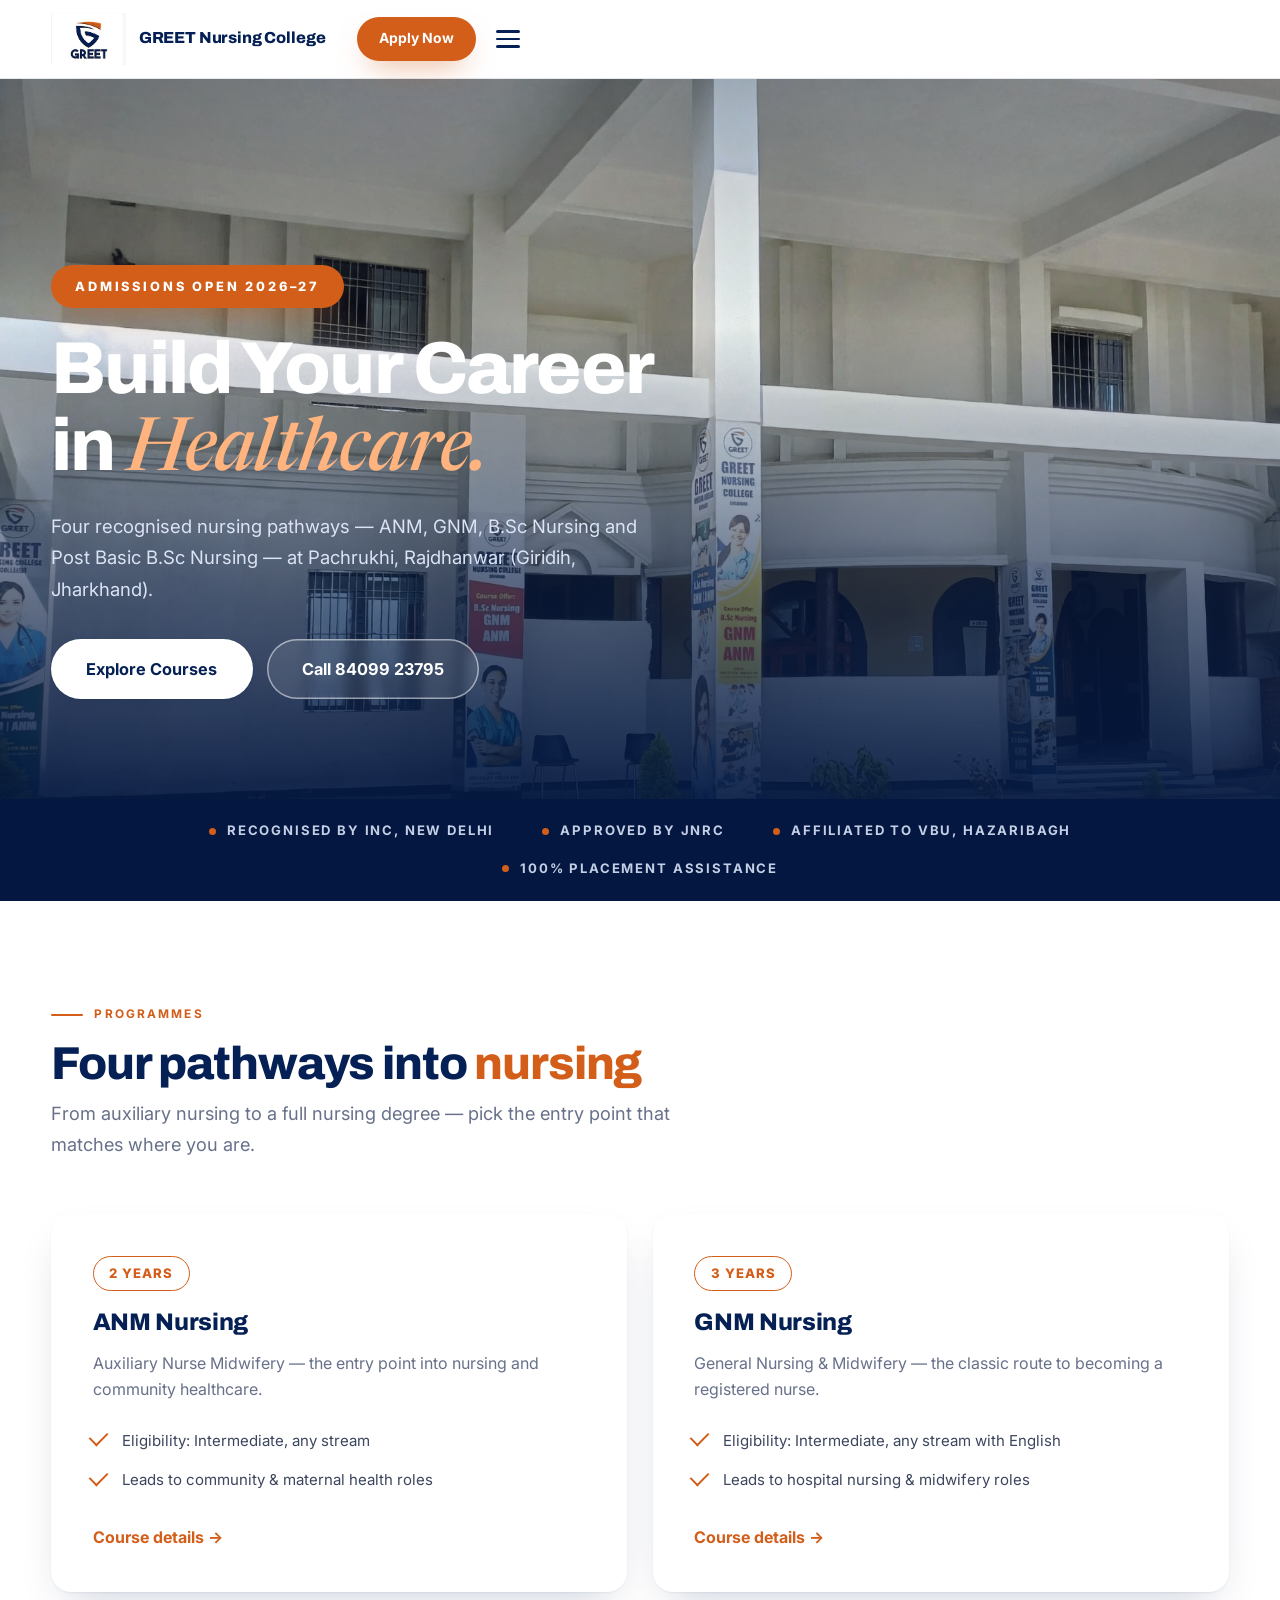
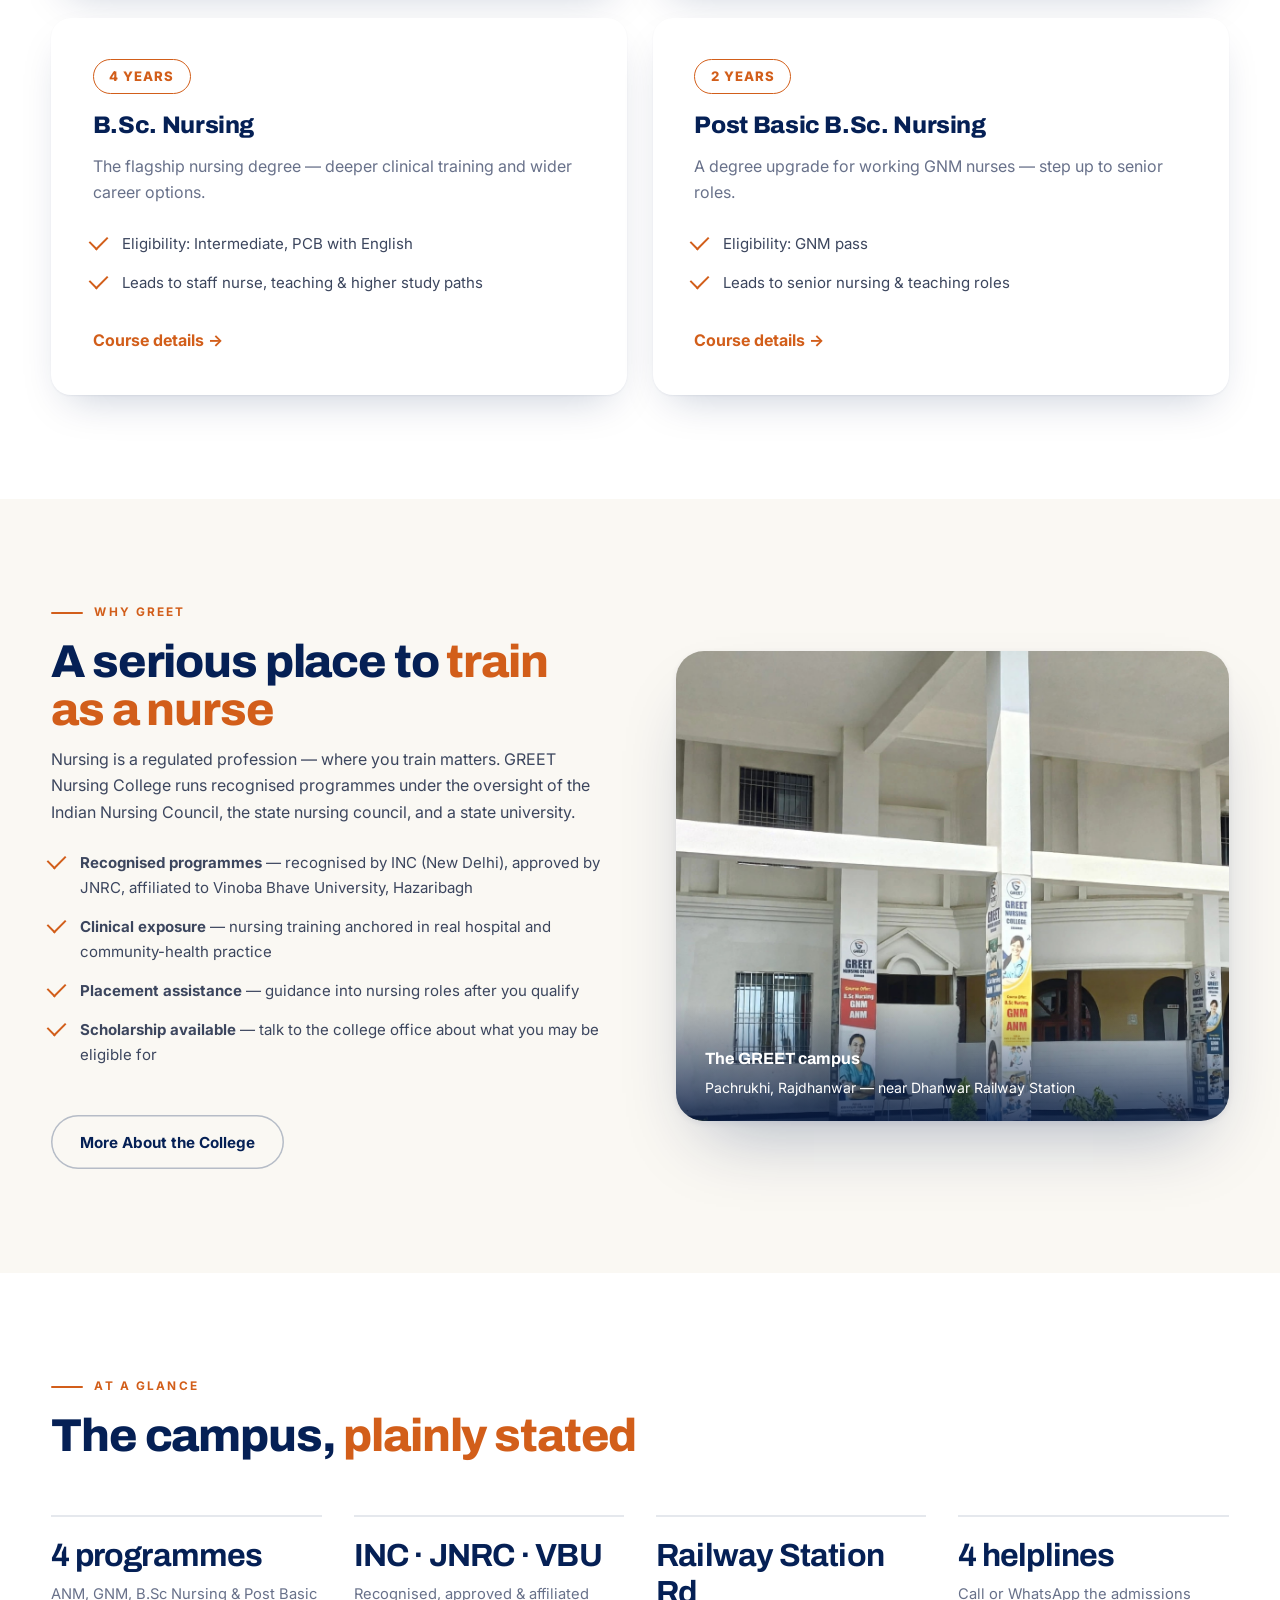
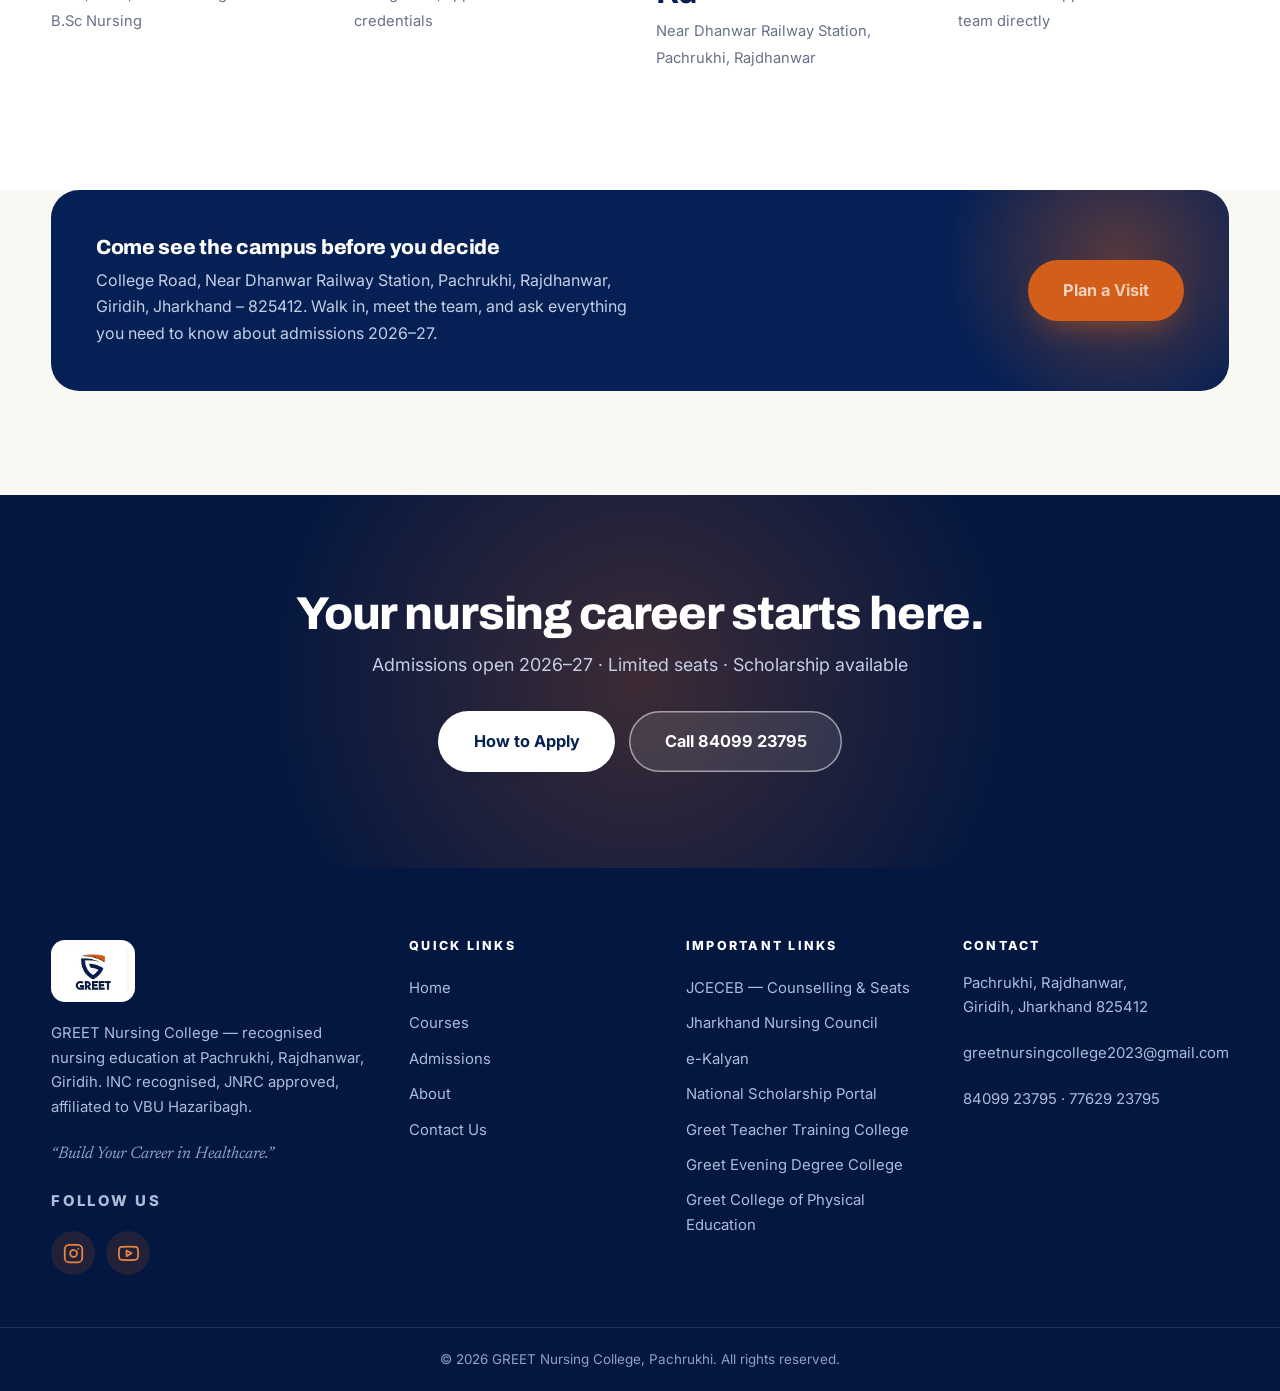
<file: index.html>
<!DOCTYPE html>
<!-- SITE_URL: https://www.greetnursingcollege.in/ -->
<!-- To switch to the custom domain later, replace the SITE_URL above (and in the other
     pages + js/app.js) with https://greetnursingcollege.in/ and update canonical/OG URLs. -->
<html lang="en">
<head>
<!-- Google tag (gtag.js) -->
<script async src="https://www.googletagmanager.com/gtag/js?id=G-C9QHNK2TC3"></script>
<script>
  window.dataLayer = window.dataLayer || [];
  function gtag(){dataLayer.push(arguments);}
  gtag('js', new Date());
  gtag('config', 'G-C9QHNK2TC3');
</script>

<meta charset="UTF-8">
<meta name="viewport" content="width=device-width, initial-scale=1, viewport-fit=cover">
<meta name="theme-color" content="#ffffff">
<title>GREET Nursing College | ANM, GNM &amp; B.Sc Nursing in Giridih, Jharkhand</title>
<meta name="description" content="GREET Nursing College, Pachrukhi (Rajdhanwar, Giridih) — ANM, GNM, B.Sc Nursing and Post Basic B.Sc Nursing. Recognised by INC New Delhi, approved by JNRC, affiliated to VBU Hazaribagh. Admissions open 2026–27.">
<link rel="canonical" href="https://www.greetnursingcollege.in/">
<meta name="robots" content="index, follow, max-image-preview:large">
<meta name="geo.region" content="IN-JH">
<meta name="geo.placename" content="Rajdhanwar, Giridih, Jharkhand">
<meta name="ICBM" content="24.419503, 85.964501">
<meta property="og:type" content="website">
<meta property="og:site_name" content="GREET Nursing College">
<meta property="og:title" content="GREET Nursing College | ANM, GNM &amp; B.Sc Nursing in Giridih, Jharkhand">
<meta property="og:description" content="Recognised by INC New Delhi, approved by JNRC, affiliated to VBU Hazaribagh. Four nursing pathways at Pachrukhi, Rajdhanwar (Giridih, Jharkhand). Admissions open 2026–27.">
<meta property="og:url" content="https://www.greetnursingcollege.in/">
<meta property="og:image" content="https://www.greetnursingcollege.in/images/logo.png">
<meta property="og:locale" content="en_IN">
<meta name="twitter:card" content="summary_large_image">
<meta name="twitter:title" content="GREET Nursing College | ANM, GNM &amp; B.Sc Nursing in Giridih, Jharkhand">
<meta name="twitter:description" content="INC-recognised nursing college at Pachrukhi, Rajdhanwar (Giridih, Jharkhand) — ANM, GNM, B.Sc Nursing and Post Basic B.Sc Nursing.">
<meta name="twitter:image" content="https://www.greetnursingcollege.in/images/logo.png">
<script type="application/ld+json">
{
  "@context": "https://schema.org",
  "@type": "CollegeOrUniversity",
  "name": "GREET Nursing College",
  "alternateName": ["GREET Nursing College, Rajdhanwar", "GREET Group of Institutions — Nursing"],
  "url": "https://www.greetnursingcollege.in/",
  "sameAs": [
    "https://www.instagram.com/greet.0fficial",
    "https://www.youtube.com/@greetteachertrainingcolleg1295"
  ],
  "logo": "https://www.greetnursingcollege.in/images/logo.png",
  "image": "https://www.greetnursingcollege.in/images/logo.png",
  "description": "GREET Nursing College at Pachrukhi, Rajdhanwar (Giridih, Jharkhand) offering ANM, GNM, B.Sc Nursing and Post Basic B.Sc Nursing — recognised by the Indian Nursing Council (New Delhi), approved by JNRC, and affiliated to Vinoba Bhave University, Hazaribagh.",
  "address": {
    "@type": "PostalAddress",
    "streetAddress": "College Road, Near Dhanwar Railway Station, Pachrukhi, Rajdhanwar",
    "addressLocality": "Rajdhanwar",
    "addressRegion": "Jharkhand",
    "postalCode": "825412",
    "addressCountry": "IN"
  },
  "geo": { "@type": "GeoCoordinates", "latitude": 24.419503, "longitude": 85.964501 },
  "telephone": "+91-8409923795",
  "email": "greetnursingcollege2023@gmail.com",
  "areaServed": [
    { "@type": "City", "name": "Rajdhanwar" },
    { "@type": "City", "name": "Giridih" },
    { "@type": "AdministrativeArea", "name": "Jharkhand" }
  ]
}
</script>
<link rel="preconnect" href="https://fonts.googleapis.com">
<link rel="preconnect" href="https://fonts.gstatic.com" crossorigin>
<link href="https://fonts.googleapis.com/css2?family=Archivo:wght@500;600;700;800&family=Inter:wght@400;500;600;700&family=Newsreader:ital,opsz,wght@1,6..72,500;1,6..72,600&display=swap" rel="stylesheet">
<link rel="stylesheet" href="css/styles.css?v=1">
<link rel="icon" type="image/png" sizes="288x288" href="images/favicon.png">
  <link rel="shortcut icon" type="image/x-icon" href="favicon.ico">
  <link rel="apple-touch-icon" href="images/favicon.png">
</head>
<body>

<header class="site-header" id="siteHeader">
  <div class="wrap header-inner">
    <a href="index.html" class="brand" aria-label="GREET Nursing College — home">
      <img src="images/logo.png" alt="GREET logo" class="brand-logo">
      <span class="brand-text">
        <strong>GREET Nursing College</strong>
        <small>GREET Group of Institutions · Pachrukhi, Giridih</small>
      </span>
    </a>
    <nav class="navbar" id="mainNav" aria-label="Primary">
      <div class="navbar-inner">
        <a href="index.html" class="active">Home</a>
        <a href="courses.html">Courses</a>
        <a href="admissions.html">Admissions</a>
        <a href="about.html">About</a>
        <a href="contact.html">Contact Us</a>
        <div class="nav-drop">
          <button class="nav-drop-btn" aria-expanded="false" aria-haspopup="true">Our Institutions
            <svg viewBox="0 0 24 24" width="12" height="12" fill="none" stroke="currentColor" stroke-width="2.4"><path d="m6 9 6 6 6-6"/></svg></button>
          <div class="nav-drop-menu">
            <a href="https://greetteachertrainingcollege.in/" target="_blank" rel="noopener">Greet Teacher Training College
              <svg viewBox="0 0 24 24" width="11" height="11" fill="none" stroke="currentColor" stroke-width="2.4"><path d="M7 17 17 7M7 7h10v10"/></svg></a>
            <a href="https://www.greeteveningdegreecollege.in/" target="_blank" rel="noopener">Greet Evening Degree College
              <svg viewBox="0 0 24 24" width="11" height="11" fill="none" stroke="currentColor" stroke-width="2.4"><path d="M7 17 17 7M7 7h10v10"/></svg></a>
            <a href="https://www.greetcollegeofphysicaleducation.com/" target="_blank" rel="noopener">Greet College of Physical Education
              <svg viewBox="0 0 24 24" width="11" height="11" fill="none" stroke="currentColor" stroke-width="2.4"><path d="M7 17 17 7M7 7h10v10"/></svg></a>
          </div>
        </div>
        <div class="nav-portals">
          <p>Counselling Portals</p>
          <a href="https://jceceb.jharkhand.gov.in/Default.aspx" target="_blank" rel="noopener"><span>JCECEB — Counselling &amp; Seats</span><svg viewBox="0 0 24 24" width="13" height="13" fill="none" stroke="currentColor" stroke-width="2.4" aria-hidden="true"><path d="M7 17 17 7M7 7h10v10"/></svg></a>
          <a href="https://jnrcranchi.com/institution" target="_blank" rel="noopener"><span>Jharkhand Nursing Council</span><svg viewBox="0 0 24 24" width="13" height="13" fill="none" stroke="currentColor" stroke-width="2.4" aria-hidden="true"><path d="M7 17 17 7M7 7h10v10"/></svg></a>
        </div>
      </div>
    </nav>
    <div class="header-actions">
      <a href="admissions.html" class="btn btn-primary btn-sm">Apply Now</a>
      <button class="menu-toggle" id="menuToggle" aria-label="Open menu" aria-expanded="false">
        <span></span><span></span><span></span>
      </button>
    </div>
  </div>
</header>

<main>
  <!-- ============ HERO ============ -->
  <section class="hero-photo" aria-label="Admissions open">
    <div class="hero-photo-bg">
      <img src="images/campus.jpg" alt="The GREET campus building at Pachrukhi, Rajdhanwar">
    </div>
    <div class="wrap hero-photo-inner">
      <span class="pill">Admissions Open 2026–27</span>
      <h1>Build Your Career in <span class="accent-serif">Healthcare.</span></h1>
      <p class="hero-sub">Four recognised nursing pathways — ANM, GNM, B.Sc Nursing and Post Basic B.Sc Nursing — at Pachrukhi, Rajdhanwar (Giridih, Jharkhand).</p>
      <div class="hero-ctas">
        <a href="courses.html" class="btn btn-white btn-lg">Explore Courses</a>
        <a href="tel:+918409923795" class="btn btn-ghost btn-lg">Call 84099 23795</a>
      </div>
    </div>
  </section>

  <div class="cred-band" aria-label="Recognition and affiliation">
    <div class="wrap">
      <span>Recognised by INC, New Delhi</span>
      <span>Approved by JNRC</span>
      <span>Affiliated to VBU, Hazaribagh</span>
      <span>100% Placement Assistance</span>
    </div>
  </div>

  <!-- ============ PROGRAMMES ============ -->
  <section class="section">
    <div class="wrap">
      <div class="section-head reveal">
        <p class="eyebrow">Programmes</p>
        <h2>Four pathways into <span class="accent-text">nursing</span></h2>
        <p class="lead">From auxiliary nursing to a full nursing degree — pick the entry point that matches where you are.</p>
      </div>
      <div class="course-cards">
        <article class="course-card prog-card reveal">
          <span class="dur">2 Years</span>
          <h3>ANM Nursing</h3>
          <p>Auxiliary Nurse Midwifery — the entry point into nursing and community healthcare.</p>
          <ul class="tick-list">
            <li>Eligibility: Intermediate, any stream</li>
            <li>Leads to community &amp; maternal health roles</li>
          </ul>
          <a href="courses.html#anm" class="text-link">Course details →</a>
        </article>
        <article class="course-card prog-card reveal">
          <span class="dur">3 Years</span>
          <h3>GNM Nursing</h3>
          <p>General Nursing &amp; Midwifery — the classic route to becoming a registered nurse.</p>
          <ul class="tick-list">
            <li>Eligibility: Intermediate, any stream with English</li>
            <li>Leads to hospital nursing &amp; midwifery roles</li>
          </ul>
          <a href="courses.html#gnm" class="text-link">Course details →</a>
        </article>
        <article class="course-card prog-card reveal">
          <span class="dur">4 Years</span>
          <h3>B.Sc. Nursing</h3>
          <p>The flagship nursing degree — deeper clinical training and wider career options.</p>
          <ul class="tick-list">
            <li>Eligibility: Intermediate, PCB with English</li>
            <li>Leads to staff nurse, teaching &amp; higher study paths</li>
          </ul>
          <a href="courses.html#bsc" class="text-link">Course details →</a>
        </article>
        <article class="course-card prog-card reveal">
          <span class="dur">2 Years</span>
          <h3>Post Basic B.Sc. Nursing</h3>
          <p>A degree upgrade for working GNM nurses — step up to senior roles.</p>
          <ul class="tick-list">
            <li>Eligibility: GNM pass</li>
            <li>Leads to senior nursing &amp; teaching roles</li>
          </ul>
          <a href="courses.html#pbbsc" class="text-link">Course details →</a>
        </article>
      </div>
    </div>
  </section>

  <!-- ============ WHY GREET ============ -->
  <section class="section section-soft">
    <div class="wrap split">
      <div class="reveal">
        <p class="eyebrow">Why GREET</p>
        <h2>A serious place to <span class="accent-text">train as a nurse</span></h2>
        <p>Nursing is a regulated profession — where you train matters. GREET Nursing College runs recognised programmes under the oversight of the Indian Nursing Council, the state nursing council, and a state university.</p>
        <ul class="tick-list">
          <li><strong>Recognised programmes</strong> — recognised by INC (New Delhi), approved by JNRC, affiliated to Vinoba Bhave University, Hazaribagh</li>
          <li><strong>Clinical exposure</strong> — nursing training anchored in real hospital and community-health practice</li>
          <li><strong>Placement assistance</strong> — guidance into nursing roles after you qualify</li>
          <li><strong>Scholarship available</strong> — talk to the college office about what you may be eligible for</li>
        </ul>
        <a href="about.html" class="btn btn-outline" style="margin-top:1rem">More About the College</a>
      </div>
      <div class="split-media reveal">
        <figure class="photo-card">
          <img src="images/campus.jpg" alt="GREET Nursing College campus at Pachrukhi, Rajdhanwar" loading="lazy">
          <figcaption><strong>The GREET campus</strong>Pachrukhi, Rajdhanwar — near Dhanwar Railway Station</figcaption>
        </figure>
      </div>
    </div>
  </section>

  <!-- ============ CAMPUS FACTS ============ -->
  <section class="section">
    <div class="wrap">
      <div class="section-head reveal">
        <p class="eyebrow">At a Glance</p>
        <h2>The campus, <span class="accent-text">plainly stated</span></h2>
      </div>
      <div class="facts-grid">
        <div class="fact reveal"><strong>4 programmes</strong><span>ANM, GNM, B.Sc Nursing &amp; Post Basic B.Sc Nursing</span></div>
        <div class="fact reveal"><strong>INC · JNRC · VBU</strong><span>Recognised, approved &amp; affiliated credentials</span></div>
        <div class="fact reveal"><strong>Railway Station Rd</strong><span>Near Dhanwar Railway Station, Pachrukhi, Rajdhanwar</span></div>
        <div class="fact reveal"><strong>4 helplines</strong><span>Call or WhatsApp the admissions team directly</span></div>
      </div>
    </div>
  </section>

  <!-- ============ VISIT STRIP ============ -->
  <section class="section section-soft" style="padding-top:0">
    <div class="wrap">
      <div class="apply-strip reveal">
        <div>
          <h3>Come see the campus before you decide</h3>
          <p>College Road, Near Dhanwar Railway Station, Pachrukhi, Rajdhanwar, Giridih, Jharkhand – 825412. Walk in, meet the team, and ask everything you need to know about admissions 2026–27.</p>
        </div>
        <a href="contact.html" class="btn btn-primary btn-lg">Plan a Visit</a>
      </div>
    </div>
  </section>

  <!-- ============ CTA ============ -->
  <section class="cta-band">
    <div class="wrap reveal">
      <h2>Your nursing career starts here.</h2>
      <p>Admissions open 2026–27 · Limited seats · Scholarship available</p>
      <div class="hero-ctas">
        <a href="admissions.html" class="btn btn-white btn-lg">How to Apply</a>
        <a href="tel:+918409923795" class="btn btn-ghost btn-lg">Call 84099 23795</a>
      </div>
    </div>
  </section>
</main>

<footer class="site-footer">
  <div class="wrap footer-grid">
    <div class="footer-col">
      <img src="images/logo.png" alt="GREET logo" class="footer-logo">
      <p>GREET Nursing College — recognised nursing education at Pachrukhi, Rajdhanwar, Giridih. INC recognised, JNRC approved, affiliated to VBU Hazaribagh.</p>
      <p class="tagline">“Build Your Career in Healthcare.”</p>
      <p class="footer-follow">Follow Us</p>
      <div class="social-row">
        <a href="https://www.instagram.com/greet.0fficial" target="_blank" rel="noopener" aria-label="GREET on Instagram"><svg viewBox="0 0 24 24" fill="none" stroke="currentColor" stroke-width="2" stroke-linecap="round" stroke-linejoin="round"><rect x="2" y="2" width="20" height="20" rx="5" ry="5"/><path d="M16 11.37A4 4 0 1 1 12.63 8 4 4 0 0 1 16 11.37z"/><line x1="17.5" y1="6.5" x2="17.51" y2="6.5"/></svg></a>
        <a href="https://www.youtube.com/@greetteachertrainingcolleg1295" target="_blank" rel="noopener" aria-label="GREET on YouTube"><svg viewBox="0 0 24 24" fill="none" stroke="currentColor" stroke-width="2" stroke-linecap="round" stroke-linejoin="round"><path d="M22.54 6.42a2.78 2.78 0 0 0-1.94-2C18.88 4 12 4 12 4s-6.88 0-8.6.46a2.78 2.78 0 0 0-1.94 2A29 29 0 0 0 1 11.75a29 29 0 0 0 .46 5.33A2.78 2.78 0 0 0 3.4 19c1.72.46 8.6.46 8.6.46s6.88 0 8.6-.46a2.78 2.78 0 0 0 1.94-2 29 29 0 0 0 .46-5.25 29 29 0 0 0-.46-5.33z"/><polygon points="9.75 15.02 15.5 11.75 9.75 8.48 9.75 15.02"/></svg></a>
      </div>
    </div>
    <div class="footer-col">
      <h4>Quick Links</h4>
      <a href="index.html">Home</a>
      <a href="courses.html">Courses</a>
      <a href="admissions.html">Admissions</a>
      <a href="about.html">About</a>
      <a href="contact.html">Contact Us</a>
    </div>
    <div class="footer-col">
      <h4>Important Links</h4>
      <a href="https://jceceb.jharkhand.gov.in/Default.aspx" target="_blank" rel="noopener">JCECEB — Counselling &amp; Seats</a>
      <a href="https://jnrcranchi.com/institution" target="_blank" rel="noopener">Jharkhand Nursing Council</a>
      <a href="https://ekalyan.cgg.gov.in/" target="_blank" rel="noopener">e-Kalyan</a>
      <a href="https://scholarships.gov.in" target="_blank" rel="noopener">National Scholarship Portal</a>
      <a href="https://greetteachertrainingcollege.in/" target="_blank" rel="noopener">Greet Teacher Training College</a>
      <a href="https://www.greeteveningdegreecollege.in/" target="_blank" rel="noopener">Greet Evening Degree College</a>
      <a href="https://www.greetcollegeofphysicaleducation.com/" target="_blank" rel="noopener">Greet College of Physical Education</a>
    </div>
    <div class="footer-col">
      <h4>Contact</h4>
      <p>Pachrukhi, Rajdhanwar,<br>Giridih, Jharkhand 825412</p>
      <p><a href="mailto:greetnursingcollege2023@gmail.com">greetnursingcollege2023@gmail.com</a></p>
      <p>84099 23795 · 77629 23795</p>
    </div>
  </div>
  <div class="footer-bottom">
    <div class="wrap">© <span id="year">2026</span> GREET Nursing College, Pachrukhi. All rights reserved.</div>
  </div>
</footer>

<script src="js/app.js"></script>
</body>
</html>
</file>
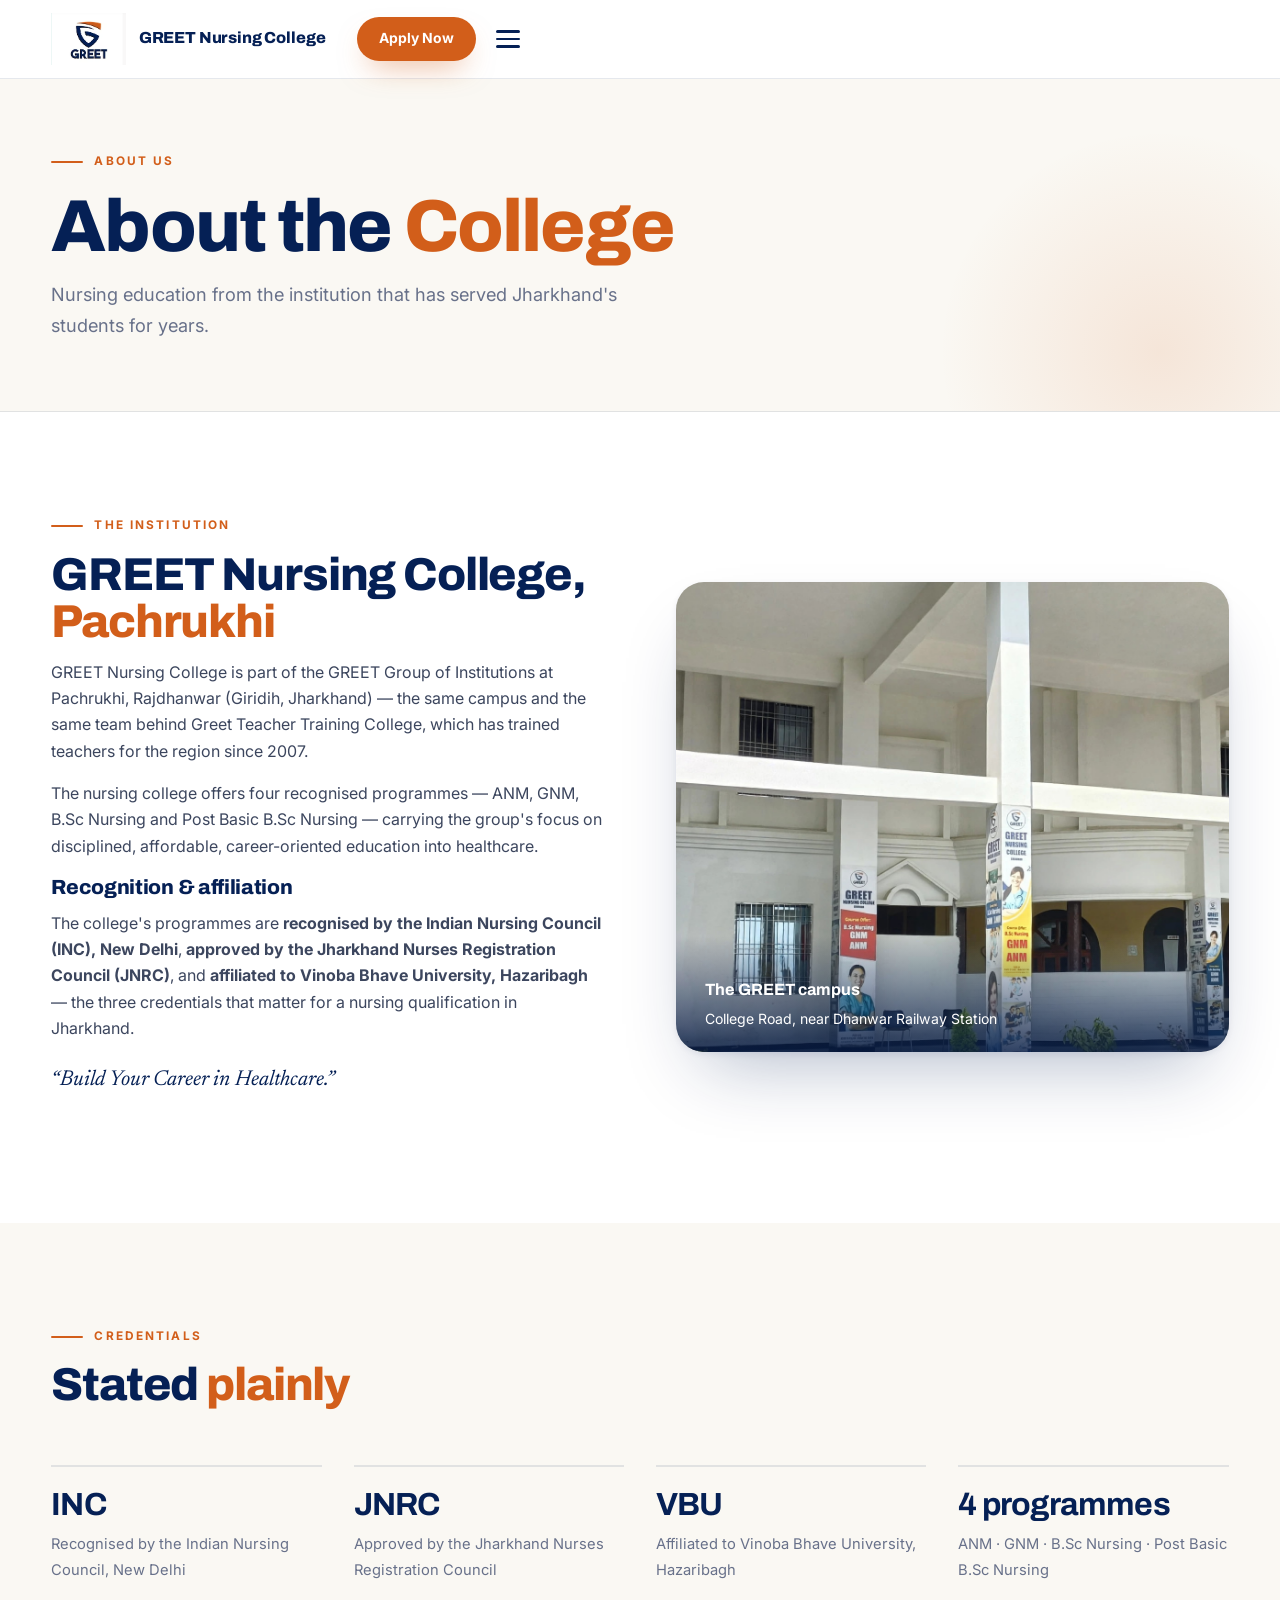
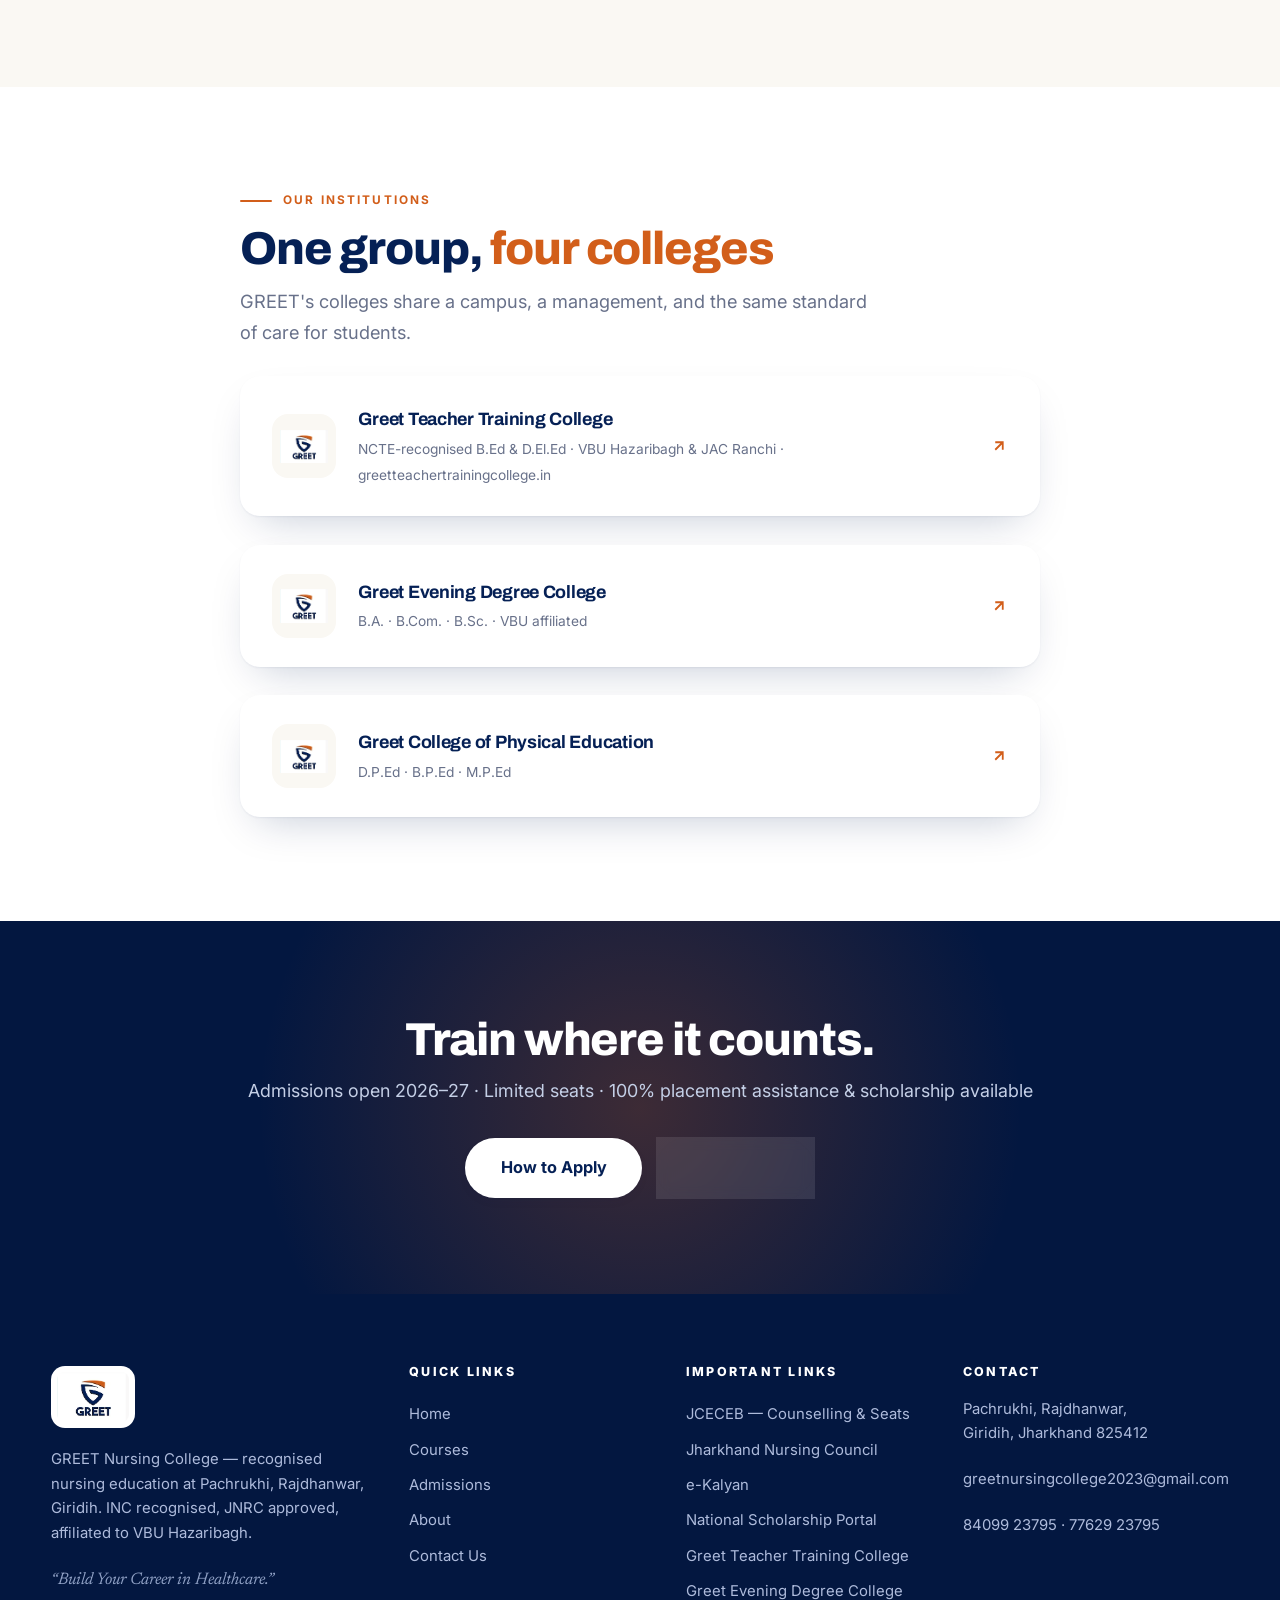
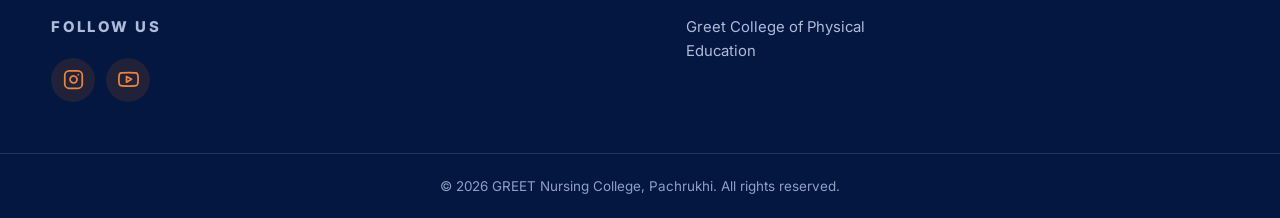
<file: about.html>
<!DOCTYPE html>
<!-- SITE_URL: https://www.greetnursingcollege.in/ -->
<!-- To switch to the custom domain later, replace the SITE_URL above (and in the other
     pages + js/app.js) with https://greetnursingcollege.in/ and update canonical/OG URLs. -->
<html lang="en">
<head>
<!-- Google tag (gtag.js) -->
<script async src="https://www.googletagmanager.com/gtag/js?id=G-C9QHNK2TC3"></script>
<script>
  window.dataLayer = window.dataLayer || [];
  function gtag(){dataLayer.push(arguments);}
  gtag('js', new Date());
  gtag('config', 'G-C9QHNK2TC3');
</script>

<meta charset="UTF-8">
<meta name="viewport" content="width=device-width, initial-scale=1, viewport-fit=cover">
<meta name="theme-color" content="#ffffff">
<title>About GREET Nursing College | INC Recognised, Rajdhanwar, Giridih</title>
<meta name="description" content="About GREET Nursing College, Pachrukhi (Rajdhanwar, Giridih, Jharkhand) — part of the GREET Group of Institutions. Recognised by INC New Delhi, approved by JNRC, affiliated to Vinoba Bhave University, Hazaribagh.">
<link rel="canonical" href="https://www.greetnursingcollege.in/about.html">
<meta name="robots" content="index, follow, max-image-preview:large">
<meta name="geo.region" content="IN-JH">
<meta name="geo.placename" content="Rajdhanwar, Giridih, Jharkhand">
<meta name="ICBM" content="24.419503, 85.964501">
<meta property="og:type" content="website">
<meta property="og:site_name" content="GREET Nursing College">
<meta property="og:title" content="About GREET Nursing College | INC Recognised, Rajdhanwar, Giridih">
<meta property="og:description" content="GREET Nursing College, Pachrukhi (Rajdhanwar, Giridih, Jharkhand) — recognised by INC New Delhi, approved by JNRC, affiliated to VBU Hazaribagh.">
<meta property="og:url" content="https://www.greetnursingcollege.in/about.html">
<meta property="og:image" content="https://www.greetnursingcollege.in/images/logo.png">
<meta property="og:locale" content="en_IN">
<meta name="twitter:card" content="summary_large_image">
<meta name="twitter:title" content="About GREET Nursing College | INC Recognised, Rajdhanwar, Giridih">
<meta name="twitter:description" content="Part of the GREET Group of Institutions — recognised nursing education at Pachrukhi, Rajdhanwar (Giridih, Jharkhand).">
<meta name="twitter:image" content="https://www.greetnursingcollege.in/images/logo.png">
<link rel="preconnect" href="https://fonts.googleapis.com">
<link rel="preconnect" href="https://fonts.gstatic.com" crossorigin>
<link href="https://fonts.googleapis.com/css2?family=Archivo:wght@500;600;700;800&family=Inter:wght@400;500;600;700&family=Newsreader:ital,opsz,wght@1,6..72,500;1,6..72,600&display=swap" rel="stylesheet">
<link rel="stylesheet" href="css/styles.css?v=1">
<link rel="icon" type="image/png" sizes="288x288" href="images/favicon.png">
  <link rel="shortcut icon" type="image/x-icon" href="favicon.ico">
  <link rel="apple-touch-icon" href="images/favicon.png">
</head>
<body>

<header class="site-header" id="siteHeader">
  <div class="wrap header-inner">
    <a href="index.html" class="brand" aria-label="GREET Nursing College — home">
      <img src="images/logo.png" alt="GREET logo" class="brand-logo">
      <span class="brand-text">
        <strong>GREET Nursing College</strong>
        <small>GREET Group of Institutions · Pachrukhi, Giridih</small>
      </span>
    </a>
    <nav class="navbar" id="mainNav" aria-label="Primary">
      <div class="navbar-inner">
        <a href="index.html">Home</a>
        <a href="courses.html">Courses</a>
        <a href="admissions.html">Admissions</a>
        <a href="about.html" class="active">About</a>
        <a href="contact.html">Contact Us</a>
        <div class="nav-drop">
          <button class="nav-drop-btn" aria-expanded="false" aria-haspopup="true">Our Institutions
            <svg viewBox="0 0 24 24" width="12" height="12" fill="none" stroke="currentColor" stroke-width="2.4"><path d="m6 9 6 6 6-6"/></svg></button>
          <div class="nav-drop-menu">
            <a href="https://greetteachertrainingcollege.in/" target="_blank" rel="noopener">Greet Teacher Training College
              <svg viewBox="0 0 24 24" width="11" height="11" fill="none" stroke="currentColor" stroke-width="2.4"><path d="M7 17 17 7M7 7h10v10"/></svg></a>
            <a href="https://www.greeteveningdegreecollege.in/" target="_blank" rel="noopener">Greet Evening Degree College
              <svg viewBox="0 0 24 24" width="11" height="11" fill="none" stroke="currentColor" stroke-width="2.4"><path d="M7 17 17 7M7 7h10v10"/></svg></a>
            <a href="https://www.greetcollegeofphysicaleducation.com/" target="_blank" rel="noopener">Greet College of Physical Education
              <svg viewBox="0 0 24 24" width="11" height="11" fill="none" stroke="currentColor" stroke-width="2.4"><path d="M7 17 17 7M7 7h10v10"/></svg></a>
          </div>
        </div>
        <div class="nav-portals">
          <p>Counselling Portals</p>
          <a href="https://jceceb.jharkhand.gov.in/Default.aspx" target="_blank" rel="noopener"><span>JCECEB — Counselling &amp; Seats</span><svg viewBox="0 0 24 24" width="13" height="13" fill="none" stroke="currentColor" stroke-width="2.4" aria-hidden="true"><path d="M7 17 17 7M7 7h10v10"/></svg></a>
          <a href="https://jnrcranchi.com/institution" target="_blank" rel="noopener"><span>Jharkhand Nursing Council</span><svg viewBox="0 0 24 24" width="13" height="13" fill="none" stroke="currentColor" stroke-width="2.4" aria-hidden="true"><path d="M7 17 17 7M7 7h10v10"/></svg></a>
        </div>
      </div>
    </nav>
    <div class="header-actions">
      <a href="admissions.html" class="btn btn-primary btn-sm">Apply Now</a>
      <button class="menu-toggle" id="menuToggle" aria-label="Open menu" aria-expanded="false">
        <span></span><span></span><span></span>
      </button>
    </div>
  </div>
</header>

<main>
  <div class="page-head">
    <div class="wrap reveal">
      <p class="eyebrow">About Us</p>
      <h1>About the <span class="accent-text">College</span></h1>
      <p class="lead">Nursing education from the institution that has served Jharkhand's students for years.</p>
    </div>
  </div>

  <div class="section">
    <div class="wrap split">
      <div class="reveal">
        <p class="eyebrow">The Institution</p>
        <h2>GREET Nursing College, <span class="accent-text">Pachrukhi</span></h2>
        <p>GREET Nursing College is part of the GREET Group of Institutions at Pachrukhi, Rajdhanwar (Giridih, Jharkhand) — the same campus and the same team behind Greet Teacher Training College, which has trained teachers for the region since 2007.</p>
        <p>The nursing college offers four recognised programmes — ANM, GNM, B.Sc Nursing and Post Basic B.Sc Nursing — carrying the group's focus on disciplined, affordable, career-oriented education into healthcare.</p>
        <h3>Recognition &amp; affiliation</h3>
        <p>The college's programmes are <strong>recognised by the Indian Nursing Council (INC), New Delhi</strong>, <strong>approved by the Jharkhand Nurses Registration Council (JNRC)</strong>, and <strong>affiliated to Vinoba Bhave University, Hazaribagh</strong> — the three credentials that matter for a nursing qualification in Jharkhand.</p>
        <p class="tagline">“Build Your Career in Healthcare.”</p>
      </div>
      <div class="split-media reveal">
        <figure class="photo-card">
          <img src="images/campus.jpg" alt="GREET campus at Pachrukhi, Rajdhanwar" loading="lazy">
          <figcaption><strong>The GREET campus</strong>College Road, near Dhanwar Railway Station</figcaption>
        </figure>
      </div>
    </div>
  </div>

  <div class="section section-soft">
    <div class="wrap">
      <div class="section-head reveal">
        <p class="eyebrow">Credentials</p>
        <h2>Stated <span class="accent-text">plainly</span></h2>
      </div>
      <div class="facts-grid">
        <div class="fact reveal"><strong>INC</strong><span>Recognised by the Indian Nursing Council, New Delhi</span></div>
        <div class="fact reveal"><strong>JNRC</strong><span>Approved by the Jharkhand Nurses Registration Council</span></div>
        <div class="fact reveal"><strong>VBU</strong><span>Affiliated to Vinoba Bhave University, Hazaribagh</span></div>
        <div class="fact reveal"><strong>4 programmes</strong><span>ANM · GNM · B.Sc Nursing · Post Basic B.Sc Nursing</span></div>
      </div>
    </div>
  </div>

  <div class="section">
    <div class="wrap narrow reveal">
      <p class="eyebrow">Our Institutions</p>
      <h2>One group, <span class="accent-text">four colleges</span></h2>
      <p class="lead">GREET's colleges share a campus, a management, and the same standard of care for students.</p>
      <a class="inst-link-card" href="https://greetteachertrainingcollege.in/" target="_blank" rel="noopener">
        <img src="images/logo.png" alt="GREET logo">
        <span>
          <strong>Greet Teacher Training College</strong>
          <small>NCTE-recognised B.Ed &amp; D.El.Ed · VBU Hazaribagh &amp; JAC Ranchi · greetteachertrainingcollege.in</small>
        </span>
        <svg viewBox="0 0 24 24" width="18" height="18" fill="none" stroke="currentColor" stroke-width="2.4" aria-hidden="true"><path d="M7 17 17 7M7 7h10v10"/></svg>
      </a>
      <a class="inst-link-card" href="https://www.greeteveningdegreecollege.in/" target="_blank" rel="noopener">
        <img src="images/logo.png" alt="GREET logo">
        <span>
          <strong>Greet Evening Degree College</strong>
          <small>B.A. · B.Com. · B.Sc. · VBU affiliated</small>
        </span>
        <svg viewBox="0 0 24 24" width="18" height="18" fill="none" stroke="currentColor" stroke-width="2.4" aria-hidden="true"><path d="M7 17 17 7M7 7h10v10"/></svg>
      </a>
      <a class="inst-link-card" href="https://www.greetcollegeofphysicaleducation.com/" target="_blank" rel="noopener">
        <img src="images/logo.png" alt="GREET logo">
        <span>
          <strong>Greet College of Physical Education</strong>
          <small>D.P.Ed · B.P.Ed · M.P.Ed</small>
        </span>
        <svg viewBox="0 0 24 24" width="18" height="18" fill="none" stroke="currentColor" stroke-width="2.4" aria-hidden="true"><path d="M7 17 17 7M7 7h10v10"/></svg>
      </a>
    </div>
  </div>

  <div class="cta-band">
    <div class="wrap reveal">
      <h2>Train where it counts.</h2>
      <p>Admissions open 2026–27 · Limited seats · 100% placement assistance &amp; scholarship available</p>
      <div class="hero-ctas">
        <a href="admissions.html" class="btn btn-white btn-lg">How to Apply</a>
        <a href="contact.html" class="btn btn-ghost btn-lg">Contact Us</a>
      </div>
    </div>
  </div>
</main>

<footer class="site-footer">
  <div class="wrap footer-grid">
    <div class="footer-col">
      <img src="images/logo.png" alt="GREET logo" class="footer-logo">
      <p>GREET Nursing College — recognised nursing education at Pachrukhi, Rajdhanwar, Giridih. INC recognised, JNRC approved, affiliated to VBU Hazaribagh.</p>
      <p class="tagline">“Build Your Career in Healthcare.”</p>
      <p class="footer-follow">Follow Us</p>
      <div class="social-row">
        <a href="https://www.instagram.com/greet.0fficial" target="_blank" rel="noopener" aria-label="GREET on Instagram"><svg viewBox="0 0 24 24" fill="none" stroke="currentColor" stroke-width="2" stroke-linecap="round" stroke-linejoin="round"><rect x="2" y="2" width="20" height="20" rx="5" ry="5"/><path d="M16 11.37A4 4 0 1 1 12.63 8 4 4 0 0 1 16 11.37z"/><line x1="17.5" y1="6.5" x2="17.51" y2="6.5"/></svg></a>
        <a href="https://www.youtube.com/@greetteachertrainingcolleg1295" target="_blank" rel="noopener" aria-label="GREET on YouTube"><svg viewBox="0 0 24 24" fill="none" stroke="currentColor" stroke-width="2" stroke-linecap="round" stroke-linejoin="round"><path d="M22.54 6.42a2.78 2.78 0 0 0-1.94-2C18.88 4 12 4 12 4s-6.88 0-8.6.46a2.78 2.78 0 0 0-1.94 2A29 29 0 0 0 1 11.75a29 29 0 0 0 .46 5.33A2.78 2.78 0 0 0 3.4 19c1.72.46 8.6.46 8.6.46s6.88 0 8.6-.46a2.78 2.78 0 0 0 1.94-2 29 29 0 0 0 .46-5.25 29 29 0 0 0-.46-5.33z"/><polygon points="9.75 15.02 15.5 11.75 9.75 8.48 9.75 15.02"/></svg></a>
      </div>
    </div>
    <div class="footer-col">
      <h4>Quick Links</h4>
      <a href="index.html">Home</a>
      <a href="courses.html">Courses</a>
      <a href="admissions.html">Admissions</a>
      <a href="about.html">About</a>
      <a href="contact.html">Contact Us</a>
    </div>
    <div class="footer-col">
      <h4>Important Links</h4>
      <a href="https://jceceb.jharkhand.gov.in/Default.aspx" target="_blank" rel="noopener">JCECEB — Counselling &amp; Seats</a>
      <a href="https://jnrcranchi.com/institution" target="_blank" rel="noopener">Jharkhand Nursing Council</a>
      <a href="https://ekalyan.cgg.gov.in/" target="_blank" rel="noopener">e-Kalyan</a>
      <a href="https://scholarships.gov.in" target="_blank" rel="noopener">National Scholarship Portal</a>
      <a href="https://greetteachertrainingcollege.in/" target="_blank" rel="noopener">Greet Teacher Training College</a>
      <a href="https://www.greeteveningdegreecollege.in/" target="_blank" rel="noopener">Greet Evening Degree College</a>
      <a href="https://www.greetcollegeofphysicaleducation.com/" target="_blank" rel="noopener">Greet College of Physical Education</a>
    </div>
    <div class="footer-col">
      <h4>Contact</h4>
      <p>Pachrukhi, Rajdhanwar,<br>Giridih, Jharkhand 825412</p>
      <p><a href="mailto:greetnursingcollege2023@gmail.com">greetnursingcollege2023@gmail.com</a></p>
      <p>84099 23795 · 77629 23795</p>
    </div>
  </div>
  <div class="footer-bottom">
    <div class="wrap">© <span id="year">2026</span> GREET Nursing College, Pachrukhi. All rights reserved.</div>
  </div>
</footer>

<script src="js/app.js"></script>
</body>
</html>
</file>
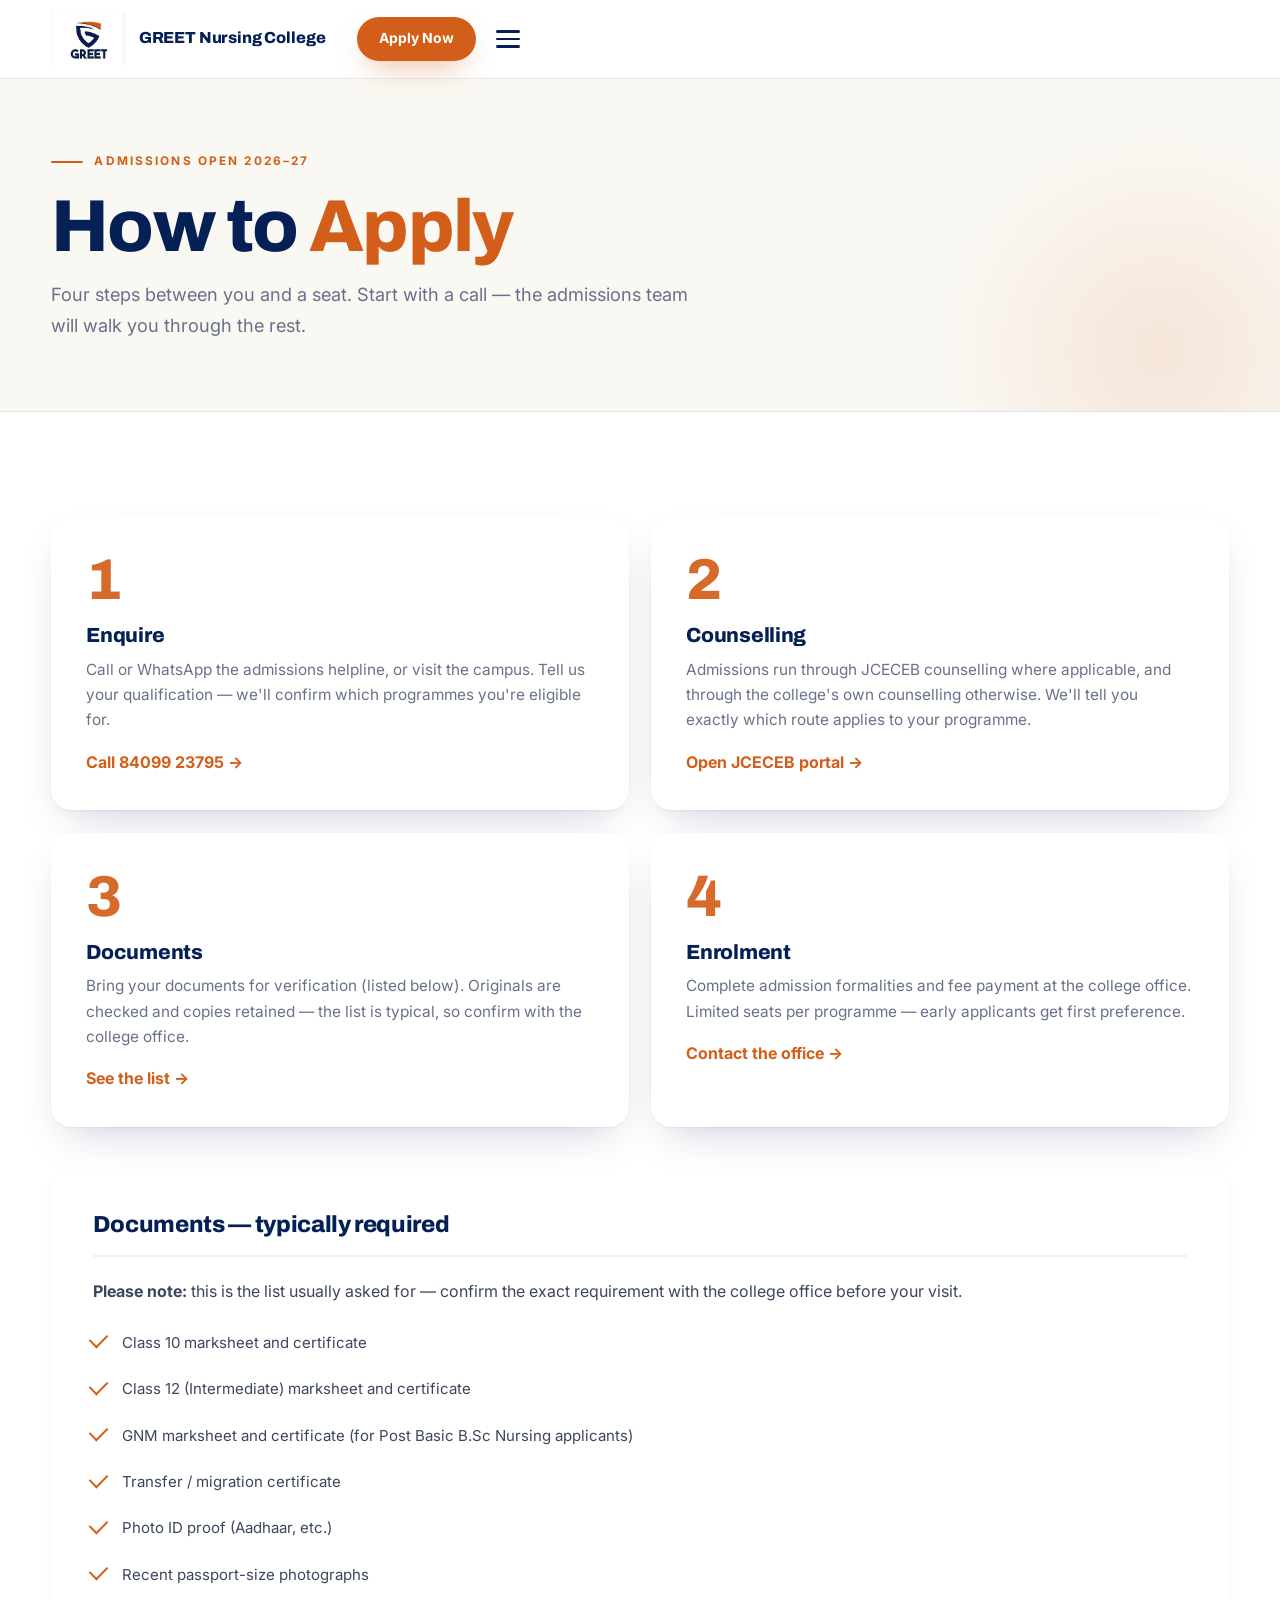
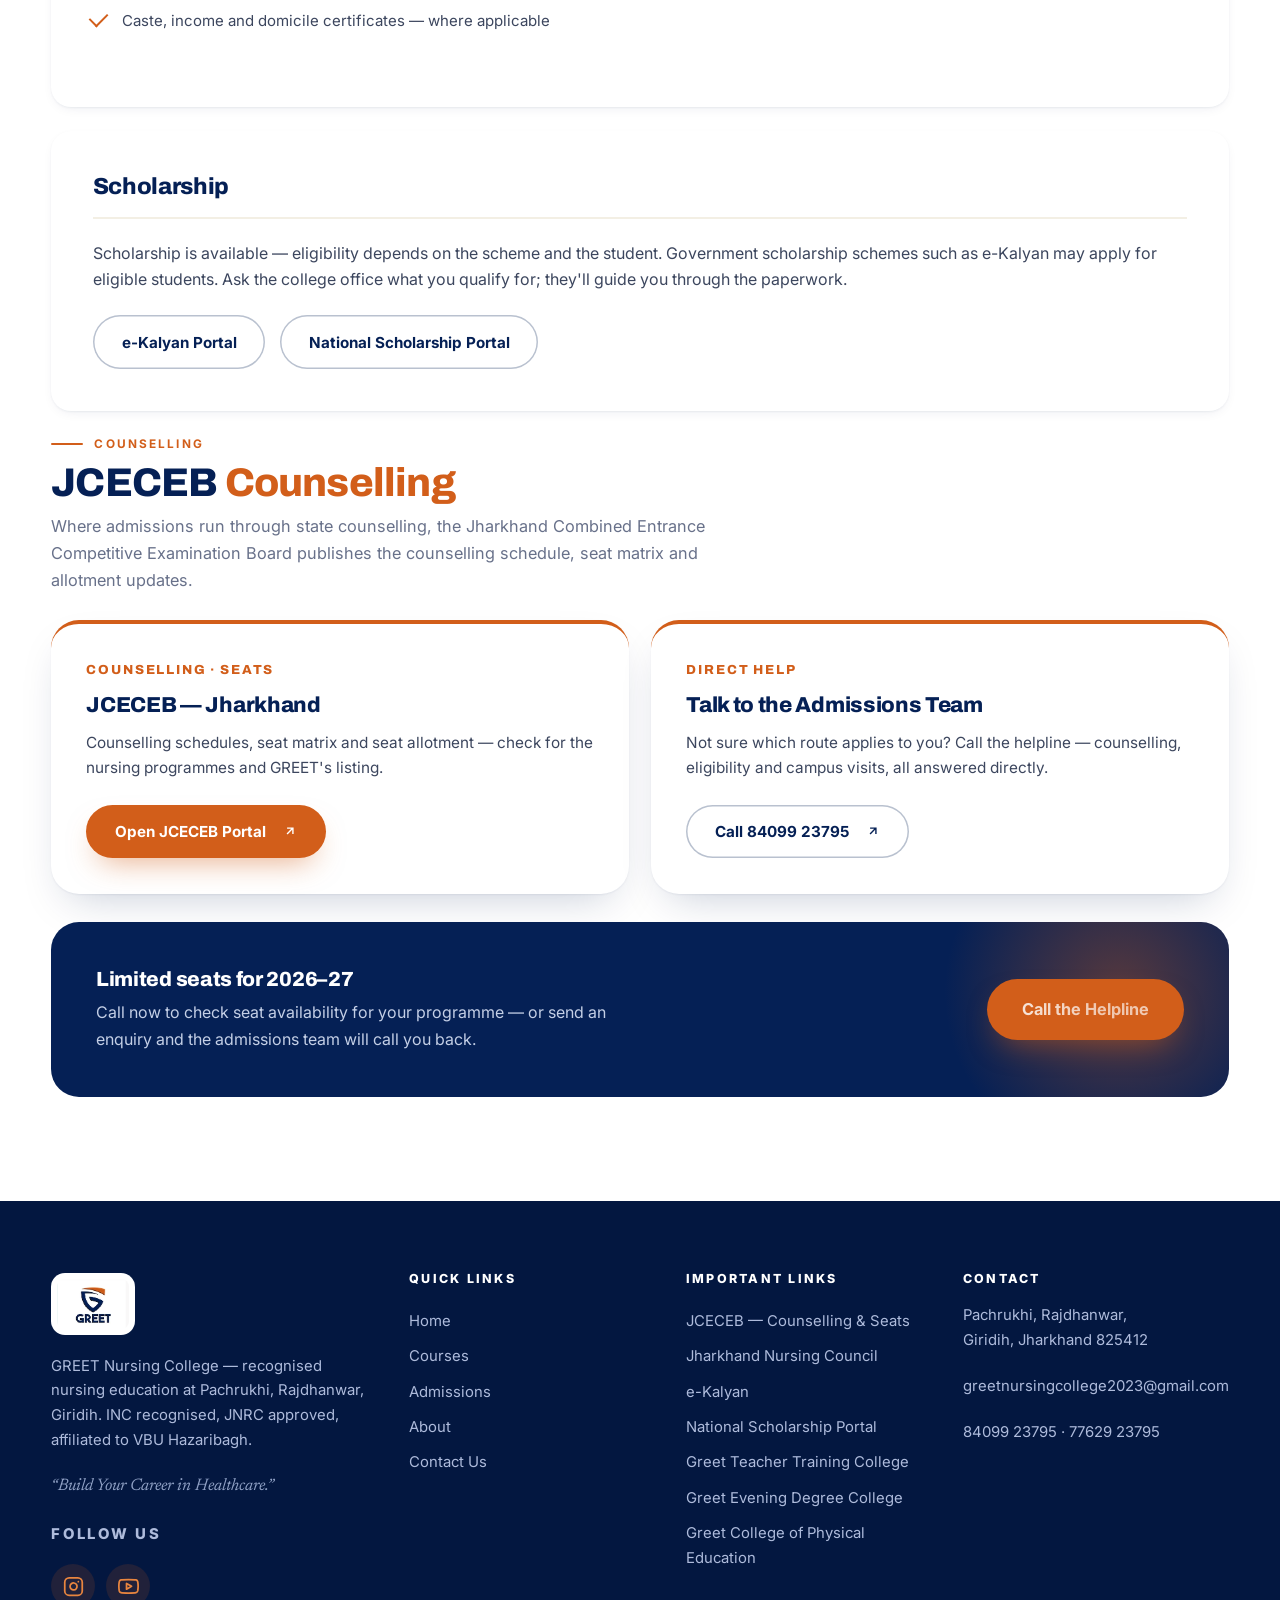
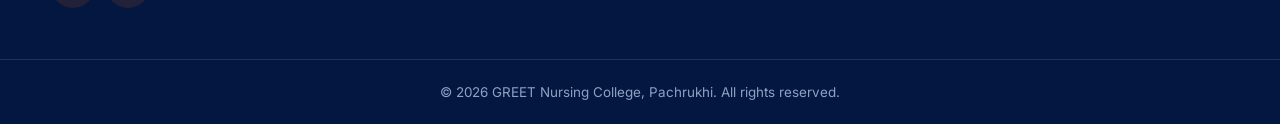
<file: admissions.html>
<!DOCTYPE html>
<!-- SITE_URL: https://www.greetnursingcollege.in/ -->
<!-- To switch to the custom domain later, replace the SITE_URL above (and in the other
     pages + js/app.js) with https://greetnursingcollege.in/ and update canonical/OG URLs. -->
<html lang="en">
<head>
<!-- Google tag (gtag.js) -->
<script async src="https://www.googletagmanager.com/gtag/js?id=G-C9QHNK2TC3"></script>
<script>
  window.dataLayer = window.dataLayer || [];
  function gtag(){dataLayer.push(arguments);}
  gtag('js', new Date());
  gtag('config', 'G-C9QHNK2TC3');
</script>

<meta charset="UTF-8">
<meta name="viewport" content="width=device-width, initial-scale=1, viewport-fit=cover">
<meta name="theme-color" content="#ffffff">
<title>Admissions 2026–27 | GREET Nursing College, Giridih</title>
<meta name="description" content="How to apply to GREET Nursing College, Pachrukhi (Rajdhanwar, Giridih, Jharkhand) — ANM, GNM, B.Sc Nursing and Post Basic B.Sc Nursing. Admission steps, documents, scholarships and the JCECEB counselling portal.">
<link rel="canonical" href="https://www.greetnursingcollege.in/admissions.html">
<meta name="robots" content="index, follow, max-image-preview:large">
<meta name="geo.region" content="IN-JH">
<meta name="geo.placename" content="Rajdhanwar, Giridih, Jharkhand">
<meta name="ICBM" content="24.419503, 85.964501">
<meta property="og:type" content="website">
<meta property="og:site_name" content="GREET Nursing College">
<meta property="og:title" content="Admissions 2026–27 | GREET Nursing College, Giridih">
<meta property="og:description" content="Apply for ANM, GNM, B.Sc Nursing and Post Basic B.Sc Nursing at GREET Nursing College, Pachrukhi (Rajdhanwar, Giridih, Jharkhand). Steps, documents and counselling information.">
<meta property="og:url" content="https://www.greetnursingcollege.in/admissions.html">
<meta property="og:image" content="https://www.greetnursingcollege.in/images/logo.png">
<meta property="og:locale" content="en_IN">
<meta name="twitter:card" content="summary_large_image">
<meta name="twitter:title" content="Admissions 2026–27 | GREET Nursing College, Giridih">
<meta name="twitter:description" content="How to apply for nursing programmes at GREET Nursing College, Pachrukhi (Rajdhanwar, Giridih, Jharkhand).">
<meta name="twitter:image" content="https://www.greetnursingcollege.in/images/logo.png">
<link rel="preconnect" href="https://fonts.googleapis.com">
<link rel="preconnect" href="https://fonts.gstatic.com" crossorigin>
<link href="https://fonts.googleapis.com/css2?family=Archivo:wght@500;600;700;800&family=Inter:wght@400;500;600;700&family=Newsreader:ital,opsz,wght@1,6..72,500;1,6..72,600&display=swap" rel="stylesheet">
<link rel="stylesheet" href="css/styles.css?v=1">
<link rel="icon" type="image/png" sizes="288x288" href="images/favicon.png">
  <link rel="shortcut icon" type="image/x-icon" href="favicon.ico">
  <link rel="apple-touch-icon" href="images/favicon.png">
</head>
<body>

<header class="site-header" id="siteHeader">
  <div class="wrap header-inner">
    <a href="index.html" class="brand" aria-label="GREET Nursing College — home">
      <img src="images/logo.png" alt="GREET logo" class="brand-logo">
      <span class="brand-text">
        <strong>GREET Nursing College</strong>
        <small>GREET Group of Institutions · Pachrukhi, Giridih</small>
      </span>
    </a>
    <nav class="navbar" id="mainNav" aria-label="Primary">
      <div class="navbar-inner">
        <a href="index.html">Home</a>
        <a href="courses.html">Courses</a>
        <a href="admissions.html" class="active">Admissions</a>
        <a href="about.html">About</a>
        <a href="contact.html">Contact Us</a>
        <div class="nav-drop">
          <button class="nav-drop-btn" aria-expanded="false" aria-haspopup="true">Our Institutions
            <svg viewBox="0 0 24 24" width="12" height="12" fill="none" stroke="currentColor" stroke-width="2.4"><path d="m6 9 6 6 6-6"/></svg></button>
          <div class="nav-drop-menu">
            <a href="https://greetteachertrainingcollege.in/" target="_blank" rel="noopener">Greet Teacher Training College
              <svg viewBox="0 0 24 24" width="11" height="11" fill="none" stroke="currentColor" stroke-width="2.4"><path d="M7 17 17 7M7 7h10v10"/></svg></a>
            <a href="https://www.greeteveningdegreecollege.in/" target="_blank" rel="noopener">Greet Evening Degree College
              <svg viewBox="0 0 24 24" width="11" height="11" fill="none" stroke="currentColor" stroke-width="2.4"><path d="M7 17 17 7M7 7h10v10"/></svg></a>
            <a href="https://www.greetcollegeofphysicaleducation.com/" target="_blank" rel="noopener">Greet College of Physical Education
              <svg viewBox="0 0 24 24" width="11" height="11" fill="none" stroke="currentColor" stroke-width="2.4"><path d="M7 17 17 7M7 7h10v10"/></svg></a>
          </div>
        </div>
        <div class="nav-portals">
          <p>Counselling Portals</p>
          <a href="https://jceceb.jharkhand.gov.in/Default.aspx" target="_blank" rel="noopener"><span>JCECEB — Counselling &amp; Seats</span><svg viewBox="0 0 24 24" width="13" height="13" fill="none" stroke="currentColor" stroke-width="2.4" aria-hidden="true"><path d="M7 17 17 7M7 7h10v10"/></svg></a>
          <a href="https://jnrcranchi.com/institution" target="_blank" rel="noopener"><span>Jharkhand Nursing Council</span><svg viewBox="0 0 24 24" width="13" height="13" fill="none" stroke="currentColor" stroke-width="2.4" aria-hidden="true"><path d="M7 17 17 7M7 7h10v10"/></svg></a>
        </div>
      </div>
    </nav>
    <div class="header-actions">
      <a href="admissions.html" class="btn btn-primary btn-sm">Apply Now</a>
      <button class="menu-toggle" id="menuToggle" aria-label="Open menu" aria-expanded="false">
        <span></span><span></span><span></span>
      </button>
    </div>
  </div>
</header>

<main>
  <div class="page-head">
    <div class="wrap reveal">
      <p class="eyebrow">Admissions Open 2026–27</p>
      <h1>How to <span class="accent-text">Apply</span></h1>
      <p class="lead">Four steps between you and a seat. Start with a call — the admissions team will walk you through the rest.</p>
    </div>
  </div>

  <div class="section">
    <div class="wrap">
      <div class="steps">
        <article class="step reveal">
          <span class="step-num">1</span>
          <h3>Enquire</h3>
          <p>Call or WhatsApp the admissions helpline, or visit the campus. Tell us your qualification — we'll confirm which programmes you're eligible for.</p>
          <a href="tel:+918409923795" class="text-link">Call 84099 23795 →</a>
        </article>
        <article class="step reveal">
          <span class="step-num">2</span>
          <h3>Counselling</h3>
          <p>Admissions run through JCECEB counselling where applicable, and through the college's own counselling otherwise. We'll tell you exactly which route applies to your programme.</p>
          <a href="https://jceceb.jharkhand.gov.in/Default.aspx" target="_blank" rel="noopener" class="text-link">Open JCECEB portal →</a>
        </article>
        <article class="step reveal">
          <span class="step-num">3</span>
          <h3>Documents</h3>
          <p>Bring your documents for verification (listed below). Originals are checked and copies retained — the list is typical, so confirm with the college office.</p>
          <a href="#documents" class="text-link">See the list →</a>
        </article>
        <article class="step reveal">
          <span class="step-num">4</span>
          <h3>Enrolment</h3>
          <p>Complete admission formalities and fee payment at the college office. Limited seats per programme — early applicants get first preference.</p>
          <a href="contact.html" class="text-link">Contact the office →</a>
        </article>
      </div>

      <div class="disclosure reveal" id="documents">
        <h3>Documents — typically required</h3>
        <p><strong>Please note:</strong> this is the list usually asked for — confirm the exact requirement with the college office before your visit.</p>
        <ul class="tick-list">
          <li>Class 10 marksheet and certificate</li>
          <li>Class 12 (Intermediate) marksheet and certificate</li>
          <li>GNM marksheet and certificate (for Post Basic B.Sc Nursing applicants)</li>
          <li>Transfer / migration certificate</li>
          <li>Photo ID proof (Aadhaar, etc.)</li>
          <li>Recent passport-size photographs</li>
          <li>Caste, income and domicile certificates — where applicable</li>
        </ul>
      </div>

      <div class="disclosure reveal">
        <h3>Scholarship</h3>
        <p>Scholarship is available — eligibility depends on the scheme and the student. Government scholarship schemes such as e-Kalyan may apply for eligible students. Ask the college office what you qualify for; they'll guide you through the paperwork.</p>
        <div class="doc-btns">
          <a class="btn btn-outline" href="https://ekalyan.cgg.gov.in/" target="_blank" rel="noopener">e-Kalyan Portal</a>
          <a class="btn btn-outline" href="https://scholarships.gov.in" target="_blank" rel="noopener">National Scholarship Portal</a>
        </div>
      </div>

      <div class="portal-block reveal">
        <p class="eyebrow">Counselling</p>
        <h2>JCECEB <span class="accent-text">Counselling</span></h2>
        <p class="portal-lead">Where admissions run through state counselling, the Jharkhand Combined Entrance Competitive Examination Board publishes the counselling schedule, seat matrix and allotment updates.</p>
        <div class="portal-grid">
          <article class="portal-card">
            <span class="portal-kicker">Counselling · Seats</span>
            <h3>JCECEB — Jharkhand</h3>
            <p>Counselling schedules, seat matrix and seat allotment — check for the nursing programmes and GREET's listing.</p>
            <a class="btn btn-primary" href="https://jceceb.jharkhand.gov.in/Default.aspx" target="_blank" rel="noopener">Open JCECEB Portal <svg viewBox="0 0 24 24" width="14" height="14" fill="none" stroke="currentColor" stroke-width="2.4" aria-hidden="true"><path d="M7 17 17 7M7 7h10v10"/></svg></a>
          </article>
          <article class="portal-card">
            <span class="portal-kicker">Direct Help</span>
            <h3>Talk to the Admissions Team</h3>
            <p>Not sure which route applies to you? Call the helpline — counselling, eligibility and campus visits, all answered directly.</p>
            <a class="btn btn-outline" href="tel:+918409923795">Call 84099 23795 <svg viewBox="0 0 24 24" width="14" height="14" fill="none" stroke="currentColor" stroke-width="2.4" aria-hidden="true"><path d="M7 17 17 7M7 7h10v10"/></svg></a>
          </article>
        </div>
      </div>

      <div class="apply-strip reveal">
        <div>
          <h3>Limited seats for 2026–27</h3>
          <p>Call now to check seat availability for your programme — or send an enquiry and the admissions team will call you back.</p>
        </div>
        <a href="tel:+918409923795" class="btn btn-primary btn-lg">Call the Helpline</a>
      </div>
    </div>
  </div>
</main>

<footer class="site-footer">
  <div class="wrap footer-grid">
    <div class="footer-col">
      <img src="images/logo.png" alt="GREET logo" class="footer-logo">
      <p>GREET Nursing College — recognised nursing education at Pachrukhi, Rajdhanwar, Giridih. INC recognised, JNRC approved, affiliated to VBU Hazaribagh.</p>
      <p class="tagline">“Build Your Career in Healthcare.”</p>
      <p class="footer-follow">Follow Us</p>
      <div class="social-row">
        <a href="https://www.instagram.com/greet.0fficial" target="_blank" rel="noopener" aria-label="GREET on Instagram"><svg viewBox="0 0 24 24" fill="none" stroke="currentColor" stroke-width="2" stroke-linecap="round" stroke-linejoin="round"><rect x="2" y="2" width="20" height="20" rx="5" ry="5"/><path d="M16 11.37A4 4 0 1 1 12.63 8 4 4 0 0 1 16 11.37z"/><line x1="17.5" y1="6.5" x2="17.51" y2="6.5"/></svg></a>
        <a href="https://www.youtube.com/@greetteachertrainingcolleg1295" target="_blank" rel="noopener" aria-label="GREET on YouTube"><svg viewBox="0 0 24 24" fill="none" stroke="currentColor" stroke-width="2" stroke-linecap="round" stroke-linejoin="round"><path d="M22.54 6.42a2.78 2.78 0 0 0-1.94-2C18.88 4 12 4 12 4s-6.88 0-8.6.46a2.78 2.78 0 0 0-1.94 2A29 29 0 0 0 1 11.75a29 29 0 0 0 .46 5.33A2.78 2.78 0 0 0 3.4 19c1.72.46 8.6.46 8.6.46s6.88 0 8.6-.46a2.78 2.78 0 0 0 1.94-2 29 29 0 0 0 .46-5.25 29 29 0 0 0-.46-5.33z"/><polygon points="9.75 15.02 15.5 11.75 9.75 8.48 9.75 15.02"/></svg></a>
      </div>
    </div>
    <div class="footer-col">
      <h4>Quick Links</h4>
      <a href="index.html">Home</a>
      <a href="courses.html">Courses</a>
      <a href="admissions.html">Admissions</a>
      <a href="about.html">About</a>
      <a href="contact.html">Contact Us</a>
    </div>
    <div class="footer-col">
      <h4>Important Links</h4>
      <a href="https://jceceb.jharkhand.gov.in/Default.aspx" target="_blank" rel="noopener">JCECEB — Counselling &amp; Seats</a>
      <a href="https://jnrcranchi.com/institution" target="_blank" rel="noopener">Jharkhand Nursing Council</a>
      <a href="https://ekalyan.cgg.gov.in/" target="_blank" rel="noopener">e-Kalyan</a>
      <a href="https://scholarships.gov.in" target="_blank" rel="noopener">National Scholarship Portal</a>
      <a href="https://greetteachertrainingcollege.in/" target="_blank" rel="noopener">Greet Teacher Training College</a>
      <a href="https://www.greeteveningdegreecollege.in/" target="_blank" rel="noopener">Greet Evening Degree College</a>
      <a href="https://www.greetcollegeofphysicaleducation.com/" target="_blank" rel="noopener">Greet College of Physical Education</a>
    </div>
    <div class="footer-col">
      <h4>Contact</h4>
      <p>Pachrukhi, Rajdhanwar,<br>Giridih, Jharkhand 825412</p>
      <p><a href="mailto:greetnursingcollege2023@gmail.com">greetnursingcollege2023@gmail.com</a></p>
      <p>84099 23795 · 77629 23795</p>
    </div>
  </div>
  <div class="footer-bottom">
    <div class="wrap">© <span id="year">2026</span> GREET Nursing College, Pachrukhi. All rights reserved.</div>
  </div>
</footer>

<script src="js/app.js"></script>
</body>
</html>
</file>
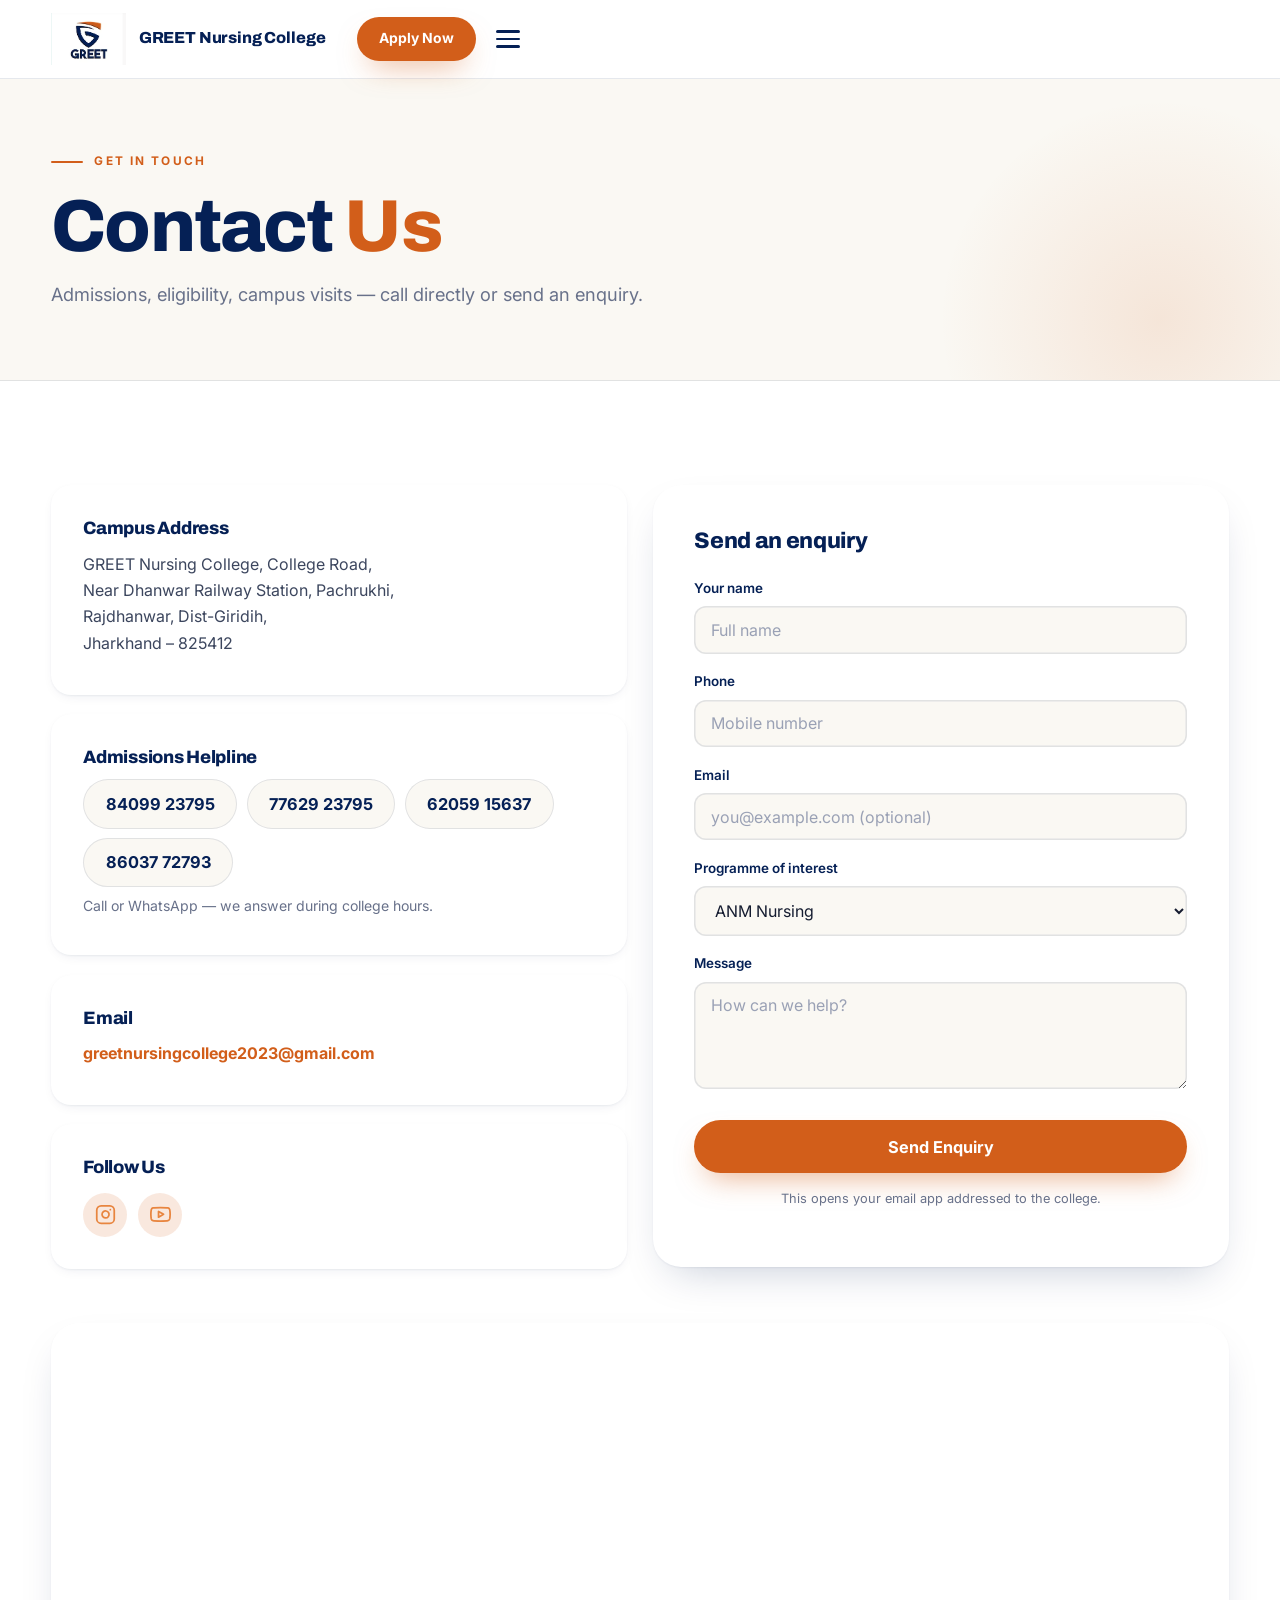
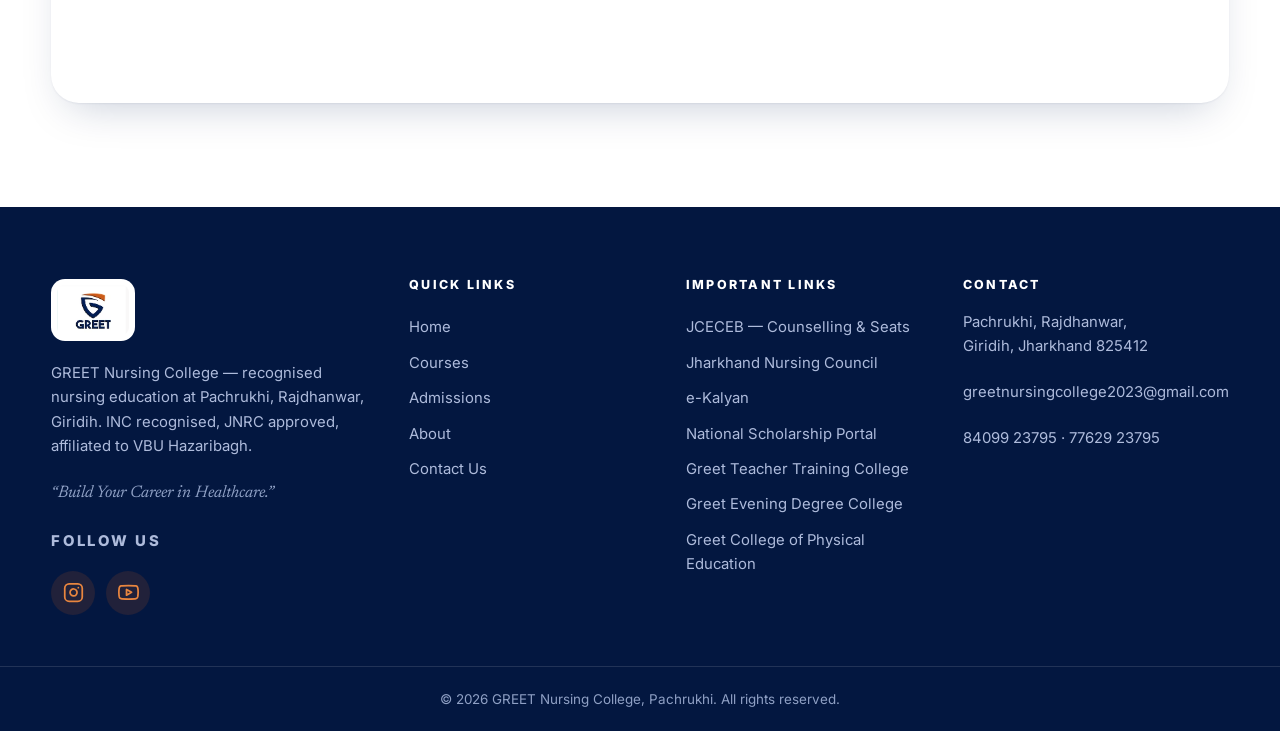
<file: contact.html>
<!DOCTYPE html>
<!-- SITE_URL: https://www.greetnursingcollege.in/ -->
<!-- To switch to the custom domain later, replace the SITE_URL above (and in the other
     pages + js/app.js) with https://greetnursingcollege.in/ and update canonical/OG URLs. -->
<html lang="en">
<head>
<!-- Google tag (gtag.js) -->
<script async src="https://www.googletagmanager.com/gtag/js?id=G-C9QHNK2TC3"></script>
<script>
  window.dataLayer = window.dataLayer || [];
  function gtag(){dataLayer.push(arguments);}
  gtag('js', new Date());
  gtag('config', 'G-C9QHNK2TC3');
</script>

<meta charset="UTF-8">
<meta name="viewport" content="width=device-width, initial-scale=1, viewport-fit=cover">
<meta name="theme-color" content="#ffffff">
<title>Contact GREET Nursing College | Pachrukhi, Rajdhanwar, Giridih</title>
<meta name="description" content="Contact GREET Nursing College — College Road, Near Dhanwar Railway Station, Pachrukhi, Rajdhanwar, Giridih, Jharkhand 825412. Call 84099 23795, 77629 23795, 62059 15637, 86037 72793 or email greetnursingcollege2023@gmail.com.">
<link rel="canonical" href="https://www.greetnursingcollege.in/contact.html">
<meta name="robots" content="index, follow, max-image-preview:large">
<meta name="geo.region" content="IN-JH">
<meta name="geo.placename" content="Rajdhanwar, Giridih, Jharkhand">
<meta name="ICBM" content="24.419503, 85.964501">
<meta property="og:type" content="website">
<meta property="og:site_name" content="GREET Nursing College">
<meta property="og:title" content="Contact GREET Nursing College | Pachrukhi, Rajdhanwar, Giridih">
<meta property="og:description" content="Call, email or visit GREET Nursing College — College Road, Near Dhanwar Railway Station, Pachrukhi, Rajdhanwar, Giridih, Jharkhand 825412.">
<meta property="og:url" content="https://www.greetnursingcollege.in/contact.html">
<meta property="og:image" content="https://www.greetnursingcollege.in/images/logo.png">
<meta property="og:locale" content="en_IN">
<meta name="twitter:card" content="summary_large_image">
<meta name="twitter:title" content="Contact GREET Nursing College | Pachrukhi, Rajdhanwar, Giridih">
<meta name="twitter:description" content="Admissions helpline: 84099 23795 · 77629 23795 · 62059 15637 · 86037 72793.">
<meta name="twitter:image" content="https://www.greetnursingcollege.in/images/logo.png">
<link rel="preconnect" href="https://fonts.googleapis.com">
<link rel="preconnect" href="https://fonts.gstatic.com" crossorigin>
<link href="https://fonts.googleapis.com/css2?family=Archivo:wght@500;600;700;800&family=Inter:wght@400;500;600;700&family=Newsreader:ital,opsz,wght@1,6..72,500;1,6..72,600&display=swap" rel="stylesheet">
<link rel="stylesheet" href="css/styles.css?v=1">
<link rel="icon" type="image/png" sizes="288x288" href="images/favicon.png">
  <link rel="shortcut icon" type="image/x-icon" href="favicon.ico">
  <link rel="apple-touch-icon" href="images/favicon.png">
</head>
<body>

<header class="site-header" id="siteHeader">
  <div class="wrap header-inner">
    <a href="index.html" class="brand" aria-label="GREET Nursing College — home">
      <img src="images/logo.png" alt="GREET logo" class="brand-logo">
      <span class="brand-text">
        <strong>GREET Nursing College</strong>
        <small>GREET Group of Institutions · Pachrukhi, Giridih</small>
      </span>
    </a>
    <nav class="navbar" id="mainNav" aria-label="Primary">
      <div class="navbar-inner">
        <a href="index.html">Home</a>
        <a href="courses.html">Courses</a>
        <a href="admissions.html">Admissions</a>
        <a href="about.html">About</a>
        <a href="contact.html" class="active">Contact Us</a>
        <div class="nav-drop">
          <button class="nav-drop-btn" aria-expanded="false" aria-haspopup="true">Our Institutions
            <svg viewBox="0 0 24 24" width="12" height="12" fill="none" stroke="currentColor" stroke-width="2.4"><path d="m6 9 6 6 6-6"/></svg></button>
          <div class="nav-drop-menu">
            <a href="https://greetteachertrainingcollege.in/" target="_blank" rel="noopener">Greet Teacher Training College
              <svg viewBox="0 0 24 24" width="11" height="11" fill="none" stroke="currentColor" stroke-width="2.4"><path d="M7 17 17 7M7 7h10v10"/></svg></a>
            <a href="https://www.greeteveningdegreecollege.in/" target="_blank" rel="noopener">Greet Evening Degree College
              <svg viewBox="0 0 24 24" width="11" height="11" fill="none" stroke="currentColor" stroke-width="2.4"><path d="M7 17 17 7M7 7h10v10"/></svg></a>
            <a href="https://www.greetcollegeofphysicaleducation.com/" target="_blank" rel="noopener">Greet College of Physical Education
              <svg viewBox="0 0 24 24" width="11" height="11" fill="none" stroke="currentColor" stroke-width="2.4"><path d="M7 17 17 7M7 7h10v10"/></svg></a>
          </div>
        </div>
        <div class="nav-portals">
          <p>Counselling Portals</p>
          <a href="https://jceceb.jharkhand.gov.in/Default.aspx" target="_blank" rel="noopener"><span>JCECEB — Counselling &amp; Seats</span><svg viewBox="0 0 24 24" width="13" height="13" fill="none" stroke="currentColor" stroke-width="2.4" aria-hidden="true"><path d="M7 17 17 7M7 7h10v10"/></svg></a>
          <a href="https://jnrcranchi.com/institution" target="_blank" rel="noopener"><span>Jharkhand Nursing Council</span><svg viewBox="0 0 24 24" width="13" height="13" fill="none" stroke="currentColor" stroke-width="2.4" aria-hidden="true"><path d="M7 17 17 7M7 7h10v10"/></svg></a>
        </div>
      </div>
    </nav>
    <div class="header-actions">
      <a href="admissions.html" class="btn btn-primary btn-sm">Apply Now</a>
      <button class="menu-toggle" id="menuToggle" aria-label="Open menu" aria-expanded="false">
        <span></span><span></span><span></span>
      </button>
    </div>
  </div>
</header>

<main>
  <div class="page-head">
    <div class="wrap reveal">
      <p class="eyebrow">Get in Touch</p>
      <h1>Contact <span class="accent-text">Us</span></h1>
      <p class="lead">Admissions, eligibility, campus visits — call directly or send an enquiry.</p>
    </div>
  </div>

  <div class="section">
    <div class="wrap">
      <div class="contact-grid">
        <div class="reveal">
          <div class="contact-card">
            <h3>Campus Address</h3>
            <p>GREET Nursing College, College Road,<br>Near Dhanwar Railway Station, Pachrukhi,<br>Rajdhanwar, Dist-Giridih,<br>Jharkhand – 825412</p>
          </div>
          <div class="contact-card">
            <h3>Admissions Helpline</h3>
            <p class="phones">
              <a class="tel-big" href="tel:+918409923795">84099 23795</a>
              <a class="tel-big" href="tel:+917762923795">77629 23795</a>
              <a class="tel-big" href="tel:+916205915637">62059 15637</a>
              <a class="tel-big" href="tel:+918603772793">86037 72793</a>
            </p>
            <p class="muted">Call or WhatsApp — we answer during college hours.</p>
          </div>
          <div class="contact-card">
            <h3>Email</h3>
            <p><a href="mailto:greetnursingcollege2023@gmail.com" class="text-link">greetnursingcollege2023@gmail.com</a></p>
          </div>
          <div class="contact-card">
            <h3>Follow Us</h3>
            <div class="social-row">
              <a href="https://www.instagram.com/greet.0fficial" target="_blank" rel="noopener" aria-label="GREET on Instagram"><svg viewBox="0 0 24 24" fill="none" stroke="currentColor" stroke-width="2" stroke-linecap="round" stroke-linejoin="round"><rect x="2" y="2" width="20" height="20" rx="5" ry="5"/><path d="M16 11.37A4 4 0 1 1 12.63 8 4 4 0 0 1 16 11.37z"/><line x1="17.5" y1="6.5" x2="17.51" y2="6.5"/></svg></a>
              <a href="https://www.youtube.com/@greetteachertrainingcolleg1295" target="_blank" rel="noopener" aria-label="GREET on YouTube"><svg viewBox="0 0 24 24" fill="none" stroke="currentColor" stroke-width="2" stroke-linecap="round" stroke-linejoin="round"><path d="M22.54 6.42a2.78 2.78 0 0 0-1.94-2C18.88 4 12 4 12 4s-6.88 0-8.6.46a2.78 2.78 0 0 0-1.94 2A29 29 0 0 0 1 11.75a29 29 0 0 0 .46 5.33A2.78 2.78 0 0 0 3.4 19c1.72.46 8.6.46 8.6.46s6.88 0 8.6-.46a2.78 2.78 0 0 0 1.94-2 29 29 0 0 0 .46-5.25 29 29 0 0 0-.46-5.33z"/><polygon points="9.75 15.02 15.5 11.75 9.75 8.48 9.75 15.02"/></svg></a>
            </div>
          </div>
        </div>
        <div class="reveal">
          <form class="contact-form" id="queryForm">
            <h3>Send an enquiry</h3>
            <label>Your name<input type="text" name="name" required placeholder="Full name" autocomplete="name"></label>
            <label>Phone<input type="tel" name="phone" required placeholder="Mobile number" autocomplete="tel"></label>
            <label>Email<input type="email" name="email" placeholder="you@example.com (optional)" autocomplete="email"></label>
            <label>Programme of interest
              <select name="course">
                <option>ANM Nursing</option>
                <option>GNM Nursing</option>
                <option>B.Sc. Nursing</option>
                <option>Post Basic B.Sc. Nursing</option>
                <option>General enquiry</option>
              </select>
            </label>
            <label>Message<textarea name="message" rows="4" required placeholder="How can we help?"></textarea></label>
            <button type="submit" class="btn btn-primary btn-lg">Send Enquiry</button>
            <p class="form-note">This opens your email app addressed to the college.</p>
          </form>
        </div>
      </div>
      <div class="map-wrap reveal">
        <iframe title="GREET Nursing College on the map" src="https://www.google.com/maps?q=24.419503,85.964501&z=16&output=embed" loading="lazy" referrerpolicy="no-referrer-when-downgrade"></iframe>
      </div>
    </div>
  </div>
</main>

<footer class="site-footer">
  <div class="wrap footer-grid">
    <div class="footer-col">
      <img src="images/logo.png" alt="GREET logo" class="footer-logo">
      <p>GREET Nursing College — recognised nursing education at Pachrukhi, Rajdhanwar, Giridih. INC recognised, JNRC approved, affiliated to VBU Hazaribagh.</p>
      <p class="tagline">“Build Your Career in Healthcare.”</p>
      <p class="footer-follow">Follow Us</p>
      <div class="social-row">
        <a href="https://www.instagram.com/greet.0fficial" target="_blank" rel="noopener" aria-label="GREET on Instagram"><svg viewBox="0 0 24 24" fill="none" stroke="currentColor" stroke-width="2" stroke-linecap="round" stroke-linejoin="round"><rect x="2" y="2" width="20" height="20" rx="5" ry="5"/><path d="M16 11.37A4 4 0 1 1 12.63 8 4 4 0 0 1 16 11.37z"/><line x1="17.5" y1="6.5" x2="17.51" y2="6.5"/></svg></a>
        <a href="https://www.youtube.com/@greetteachertrainingcolleg1295" target="_blank" rel="noopener" aria-label="GREET on YouTube"><svg viewBox="0 0 24 24" fill="none" stroke="currentColor" stroke-width="2" stroke-linecap="round" stroke-linejoin="round"><path d="M22.54 6.42a2.78 2.78 0 0 0-1.94-2C18.88 4 12 4 12 4s-6.88 0-8.6.46a2.78 2.78 0 0 0-1.94 2A29 29 0 0 0 1 11.75a29 29 0 0 0 .46 5.33A2.78 2.78 0 0 0 3.4 19c1.72.46 8.6.46 8.6.46s6.88 0 8.6-.46a2.78 2.78 0 0 0 1.94-2 29 29 0 0 0 .46-5.25 29 29 0 0 0-.46-5.33z"/><polygon points="9.75 15.02 15.5 11.75 9.75 8.48 9.75 15.02"/></svg></a>
      </div>
    </div>
    <div class="footer-col">
      <h4>Quick Links</h4>
      <a href="index.html">Home</a>
      <a href="courses.html">Courses</a>
      <a href="admissions.html">Admissions</a>
      <a href="about.html">About</a>
      <a href="contact.html">Contact Us</a>
    </div>
    <div class="footer-col">
      <h4>Important Links</h4>
      <a href="https://jceceb.jharkhand.gov.in/Default.aspx" target="_blank" rel="noopener">JCECEB — Counselling &amp; Seats</a>
      <a href="https://jnrcranchi.com/institution" target="_blank" rel="noopener">Jharkhand Nursing Council</a>
      <a href="https://ekalyan.cgg.gov.in/" target="_blank" rel="noopener">e-Kalyan</a>
      <a href="https://scholarships.gov.in" target="_blank" rel="noopener">National Scholarship Portal</a>
      <a href="https://greetteachertrainingcollege.in/" target="_blank" rel="noopener">Greet Teacher Training College</a>
      <a href="https://www.greeteveningdegreecollege.in/" target="_blank" rel="noopener">Greet Evening Degree College</a>
      <a href="https://www.greetcollegeofphysicaleducation.com/" target="_blank" rel="noopener">Greet College of Physical Education</a>
    </div>
    <div class="footer-col">
      <h4>Contact</h4>
      <p>Pachrukhi, Rajdhanwar,<br>Giridih, Jharkhand 825412</p>
      <p><a href="mailto:greetnursingcollege2023@gmail.com">greetnursingcollege2023@gmail.com</a></p>
      <p>84099 23795 · 77629 23795</p>
    </div>
  </div>
  <div class="footer-bottom">
    <div class="wrap">© <span id="year">2026</span> GREET Nursing College, Pachrukhi. All rights reserved.</div>
  </div>
</footer>

<script src="js/app.js"></script>
</body>
</html>
</file>
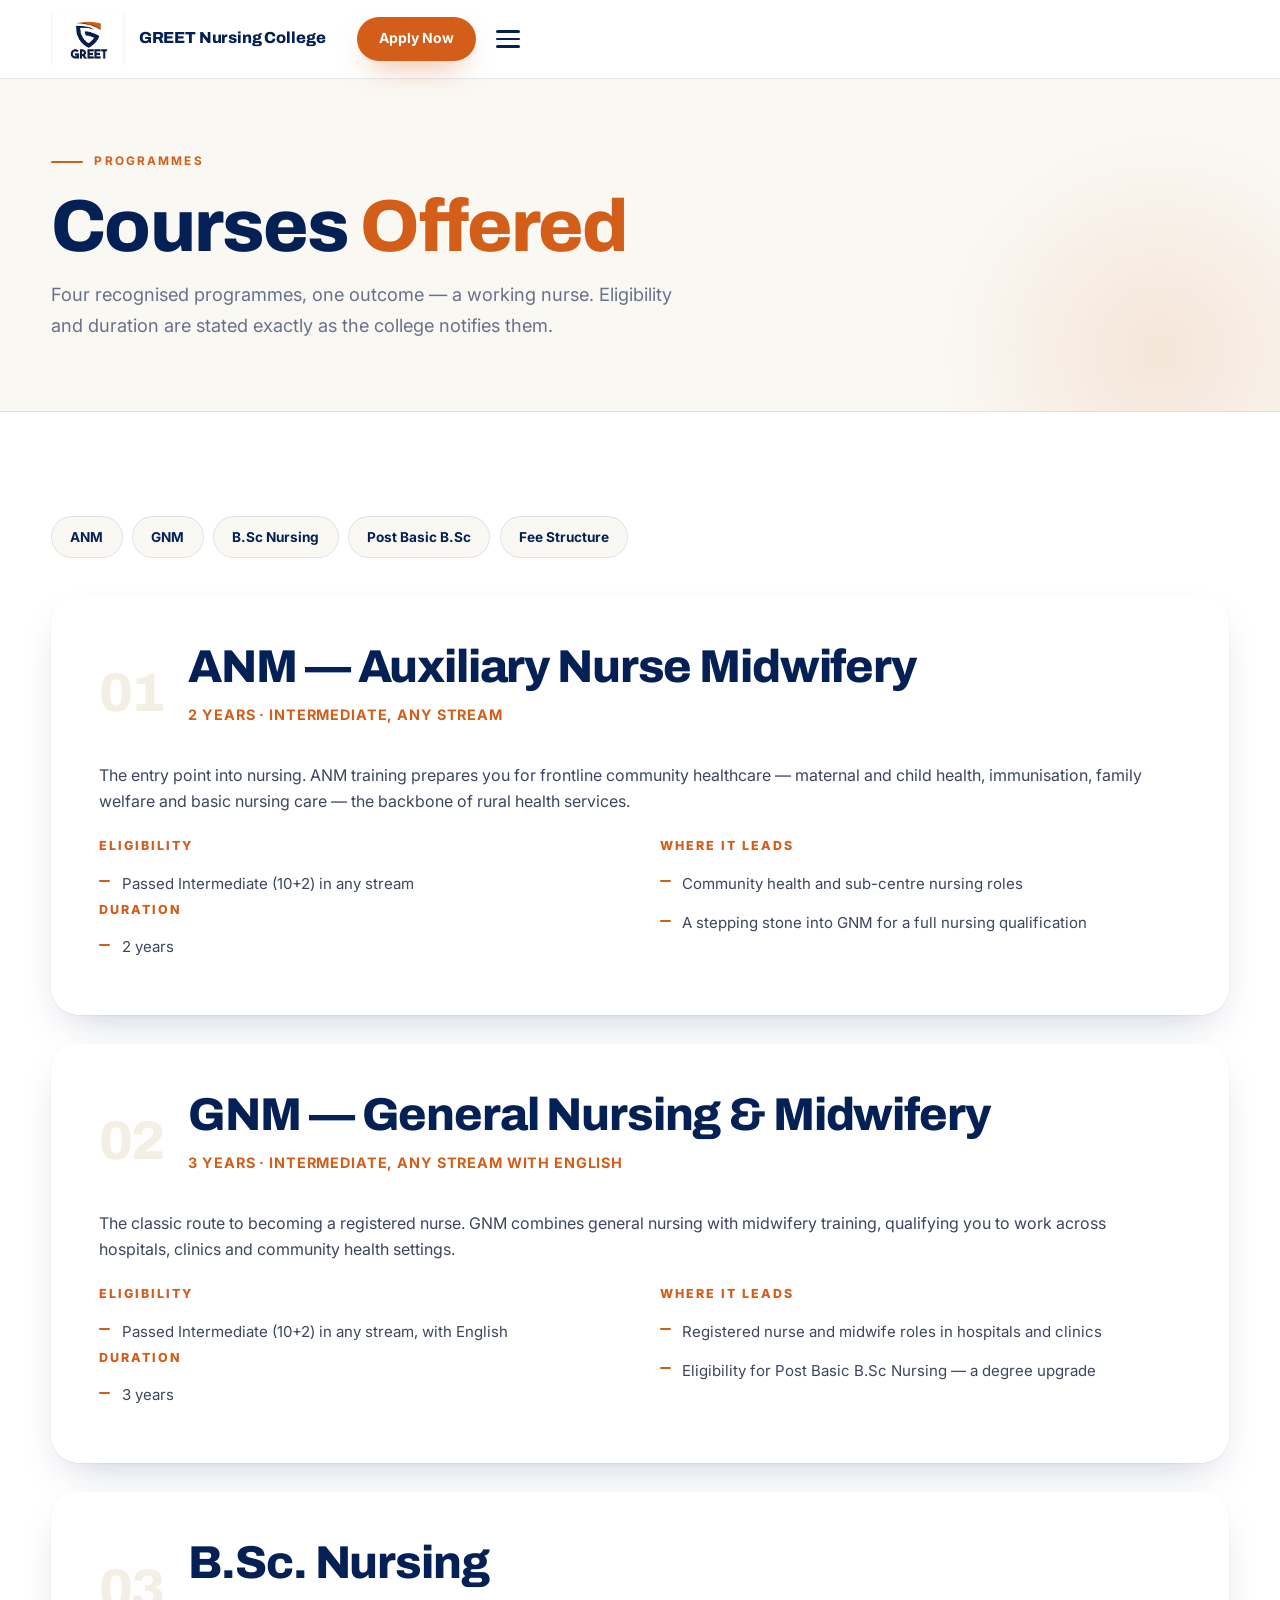
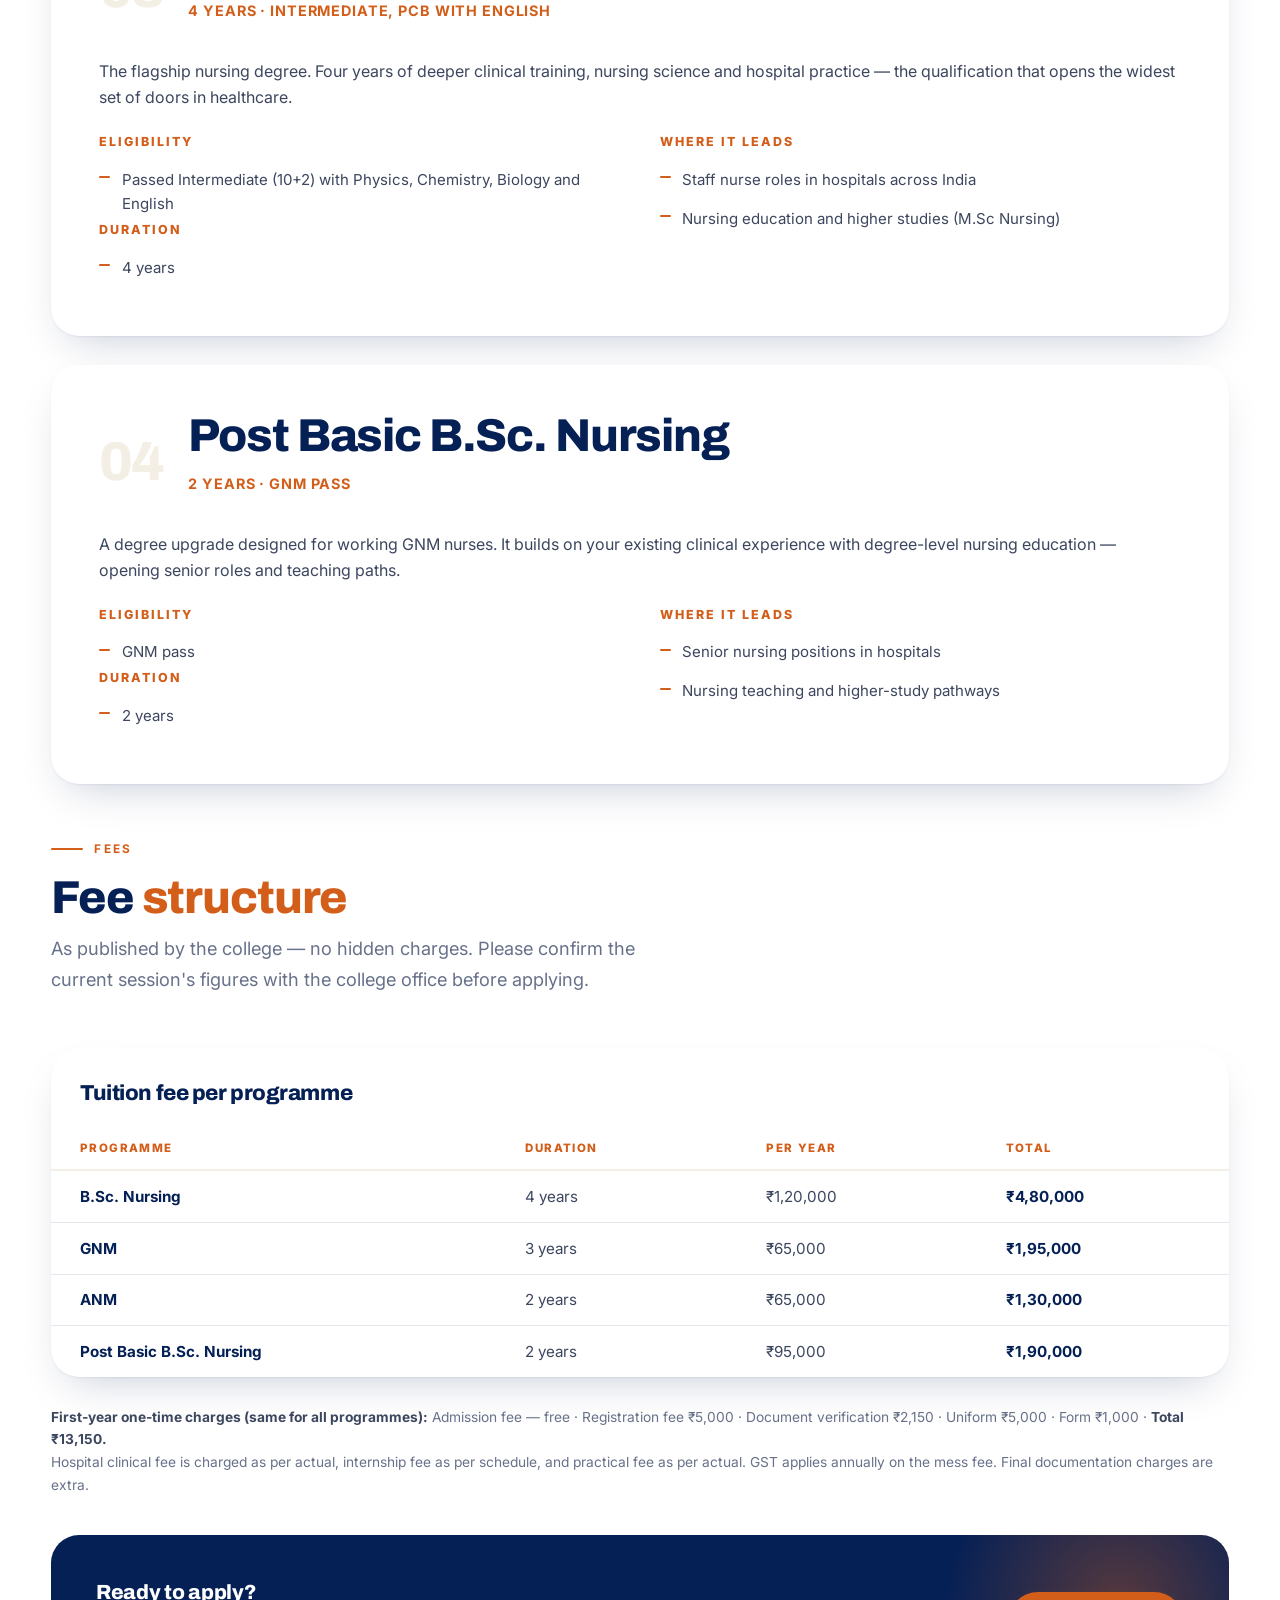
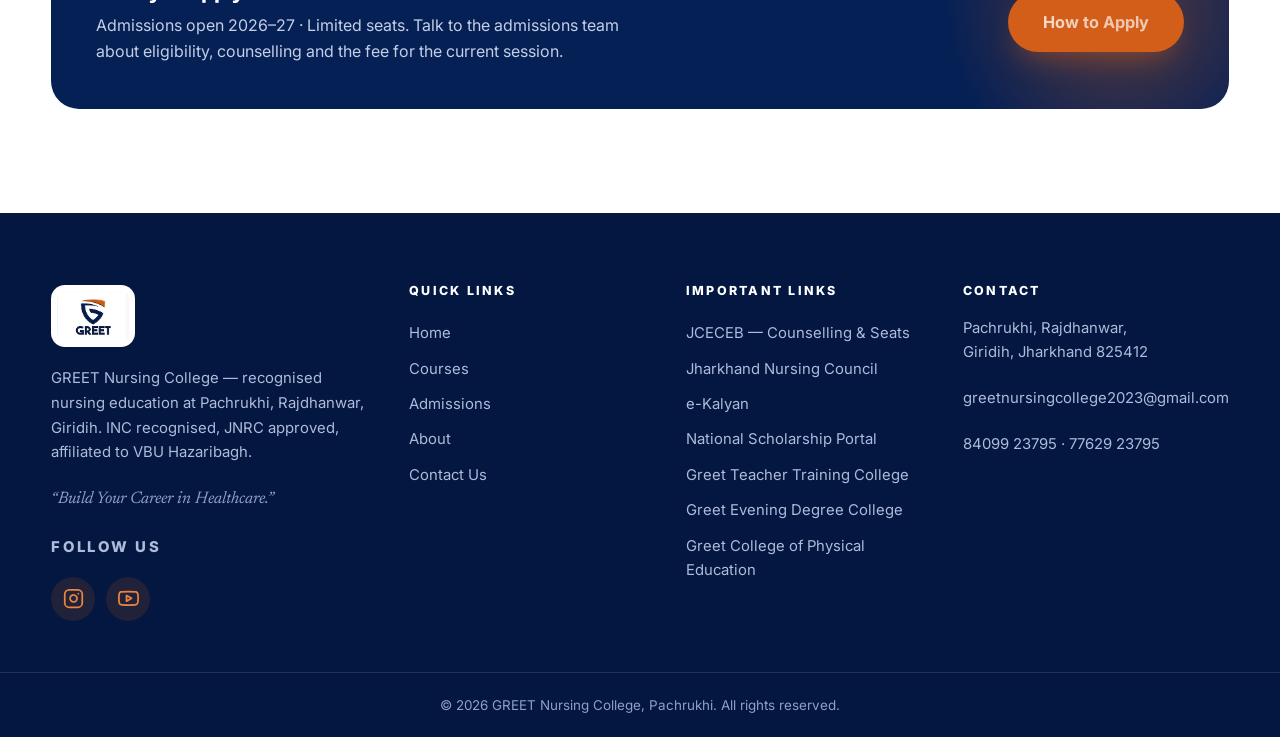
<file: courses.html>
<!DOCTYPE html>
<!-- SITE_URL: https://www.greetnursingcollege.in/ -->
<!-- To switch to the custom domain later, replace the SITE_URL above (and in the other
     pages + js/app.js) with https://greetnursingcollege.in/ and update canonical/OG URLs. -->
<html lang="en">
<head>
<!-- Google tag (gtag.js) -->
<script async src="https://www.googletagmanager.com/gtag/js?id=G-C9QHNK2TC3"></script>
<script>
  window.dataLayer = window.dataLayer || [];
  function gtag(){dataLayer.push(arguments);}
  gtag('js', new Date());
  gtag('config', 'G-C9QHNK2TC3');
</script>

<meta charset="UTF-8">
<meta name="viewport" content="width=device-width, initial-scale=1, viewport-fit=cover">
<meta name="theme-color" content="#ffffff">
<title>Nursing Courses: ANM, GNM, B.Sc Nursing | GREET Nursing College, Giridih</title>
<meta name="description" content="Nursing programmes at GREET Nursing College, Pachrukhi (Rajdhanwar, Giridih, Jharkhand): ANM (2 yrs), GNM (3 yrs), B.Sc Nursing (4 yrs) and Post Basic B.Sc Nursing (2 yrs). Eligibility, duration and fee details.">
<link rel="canonical" href="https://www.greetnursingcollege.in/courses.html">
<meta name="robots" content="index, follow, max-image-preview:large">
<meta name="geo.region" content="IN-JH">
<meta name="geo.placename" content="Rajdhanwar, Giridih, Jharkhand">
<meta name="ICBM" content="24.419503, 85.964501">
<meta property="og:type" content="website">
<meta property="og:site_name" content="GREET Nursing College">
<meta property="og:title" content="Nursing Courses: ANM, GNM, B.Sc Nursing | GREET Nursing College, Giridih">
<meta property="og:description" content="ANM, GNM, B.Sc Nursing and Post Basic B.Sc Nursing at GREET Nursing College, Pachrukhi (Rajdhanwar, Giridih, Jharkhand) — INC recognised, JNRC approved, VBU affiliated.">
<meta property="og:url" content="https://www.greetnursingcollege.in/courses.html">
<meta property="og:image" content="https://www.greetnursingcollege.in/images/logo.png">
<meta property="og:locale" content="en_IN">
<meta name="twitter:card" content="summary_large_image">
<meta name="twitter:title" content="Nursing Courses: ANM, GNM, B.Sc Nursing | GREET Nursing College, Giridih">
<meta name="twitter:description" content="Four recognised nursing programmes at Pachrukhi, Rajdhanwar (Giridih, Jharkhand) — eligibility, duration and fees.">
<meta name="twitter:image" content="https://www.greetnursingcollege.in/images/logo.png">
<link rel="preconnect" href="https://fonts.googleapis.com">
<link rel="preconnect" href="https://fonts.gstatic.com" crossorigin>
<link href="https://fonts.googleapis.com/css2?family=Archivo:wght@500;600;700;800&family=Inter:wght@400;500;600;700&family=Newsreader:ital,opsz,wght@1,6..72,500;1,6..72,600&display=swap" rel="stylesheet">
<link rel="stylesheet" href="css/styles.css?v=1">
<link rel="icon" type="image/png" sizes="288x288" href="images/favicon.png">
  <link rel="shortcut icon" type="image/x-icon" href="favicon.ico">
  <link rel="apple-touch-icon" href="images/favicon.png">
</head>
<body>

<header class="site-header" id="siteHeader">
  <div class="wrap header-inner">
    <a href="index.html" class="brand" aria-label="GREET Nursing College — home">
      <img src="images/logo.png" alt="GREET logo" class="brand-logo">
      <span class="brand-text">
        <strong>GREET Nursing College</strong>
        <small>GREET Group of Institutions · Pachrukhi, Giridih</small>
      </span>
    </a>
    <nav class="navbar" id="mainNav" aria-label="Primary">
      <div class="navbar-inner">
        <a href="index.html">Home</a>
        <a href="courses.html" class="active">Courses</a>
        <a href="admissions.html">Admissions</a>
        <a href="about.html">About</a>
        <a href="contact.html">Contact Us</a>
        <div class="nav-drop">
          <button class="nav-drop-btn" aria-expanded="false" aria-haspopup="true">Our Institutions
            <svg viewBox="0 0 24 24" width="12" height="12" fill="none" stroke="currentColor" stroke-width="2.4"><path d="m6 9 6 6 6-6"/></svg></button>
          <div class="nav-drop-menu">
            <a href="https://greetteachertrainingcollege.in/" target="_blank" rel="noopener">Greet Teacher Training College
              <svg viewBox="0 0 24 24" width="11" height="11" fill="none" stroke="currentColor" stroke-width="2.4"><path d="M7 17 17 7M7 7h10v10"/></svg></a>
            <a href="https://www.greeteveningdegreecollege.in/" target="_blank" rel="noopener">Greet Evening Degree College
              <svg viewBox="0 0 24 24" width="11" height="11" fill="none" stroke="currentColor" stroke-width="2.4"><path d="M7 17 17 7M7 7h10v10"/></svg></a>
            <a href="https://www.greetcollegeofphysicaleducation.com/" target="_blank" rel="noopener">Greet College of Physical Education
              <svg viewBox="0 0 24 24" width="11" height="11" fill="none" stroke="currentColor" stroke-width="2.4"><path d="M7 17 17 7M7 7h10v10"/></svg></a>
          </div>
        </div>
        <div class="nav-portals">
          <p>Counselling Portals</p>
          <a href="https://jceceb.jharkhand.gov.in/Default.aspx" target="_blank" rel="noopener"><span>JCECEB — Counselling &amp; Seats</span><svg viewBox="0 0 24 24" width="13" height="13" fill="none" stroke="currentColor" stroke-width="2.4" aria-hidden="true"><path d="M7 17 17 7M7 7h10v10"/></svg></a>
          <a href="https://jnrcranchi.com/institution" target="_blank" rel="noopener"><span>Jharkhand Nursing Council</span><svg viewBox="0 0 24 24" width="13" height="13" fill="none" stroke="currentColor" stroke-width="2.4" aria-hidden="true"><path d="M7 17 17 7M7 7h10v10"/></svg></a>
        </div>
      </div>
    </nav>
    <div class="header-actions">
      <a href="admissions.html" class="btn btn-primary btn-sm">Apply Now</a>
      <button class="menu-toggle" id="menuToggle" aria-label="Open menu" aria-expanded="false">
        <span></span><span></span><span></span>
      </button>
    </div>
  </div>
</header>

<main>
  <div class="page-head">
    <div class="wrap reveal">
      <p class="eyebrow">Programmes</p>
      <h1>Courses <span class="accent-text">Offered</span></h1>
      <p class="lead">Four recognised programmes, one outcome — a working nurse. Eligibility and duration are stated exactly as the college notifies them.</p>
    </div>
  </div>

  <div class="section">
    <div class="wrap">
      <nav class="subnav reveal" aria-label="Programmes">
        <a href="#anm">ANM</a>
        <a href="#gnm">GNM</a>
        <a href="#bsc">B.Sc Nursing</a>
        <a href="#pbbsc">Post Basic B.Sc</a>
        <a href="#fees">Fee Structure</a>
      </nav>

      <article class="course-detail reveal" id="anm">
        <div class="course-detail-head">
          <span class="course-num">01</span>
          <div>
            <h2>ANM — Auxiliary Nurse Midwifery</h2>
            <p class="course-meta">2 years · Intermediate, any stream</p>
          </div>
        </div>
        <p>The entry point into nursing. ANM training prepares you for frontline community healthcare — maternal and child health, immunisation, family welfare and basic nursing care — the backbone of rural health services.</p>
        <div class="course-cols">
          <div>
            <h4>Eligibility</h4>
            <ul>
              <li>Passed Intermediate (10+2) in any stream</li>
            </ul>
            <h4>Duration</h4>
            <ul>
              <li>2 years</li>
            </ul>
          </div>
          <div>
            <h4>Where it leads</h4>
            <ul>
              <li>Community health and sub-centre nursing roles</li>
              <li>A stepping stone into GNM for a full nursing qualification</li>
            </ul>
          </div>
        </div>
      </article>

      <article class="course-detail reveal" id="gnm">
        <div class="course-detail-head">
          <span class="course-num">02</span>
          <div>
            <h2>GNM — General Nursing &amp; Midwifery</h2>
            <p class="course-meta">3 years · Intermediate, any stream with English</p>
          </div>
        </div>
        <p>The classic route to becoming a registered nurse. GNM combines general nursing with midwifery training, qualifying you to work across hospitals, clinics and community health settings.</p>
        <div class="course-cols">
          <div>
            <h4>Eligibility</h4>
            <ul>
              <li>Passed Intermediate (10+2) in any stream, with English</li>
            </ul>
            <h4>Duration</h4>
            <ul>
              <li>3 years</li>
            </ul>
          </div>
          <div>
            <h4>Where it leads</h4>
            <ul>
              <li>Registered nurse and midwife roles in hospitals and clinics</li>
              <li>Eligibility for Post Basic B.Sc Nursing — a degree upgrade</li>
            </ul>
          </div>
        </div>
      </article>

      <article class="course-detail reveal" id="bsc">
        <div class="course-detail-head">
          <span class="course-num">03</span>
          <div>
            <h2>B.Sc. Nursing</h2>
            <p class="course-meta">4 years · Intermediate, PCB with English</p>
          </div>
        </div>
        <p>The flagship nursing degree. Four years of deeper clinical training, nursing science and hospital practice — the qualification that opens the widest set of doors in healthcare.</p>
        <div class="course-cols">
          <div>
            <h4>Eligibility</h4>
            <ul>
              <li>Passed Intermediate (10+2) with Physics, Chemistry, Biology and English</li>
            </ul>
            <h4>Duration</h4>
            <ul>
              <li>4 years</li>
            </ul>
          </div>
          <div>
            <h4>Where it leads</h4>
            <ul>
              <li>Staff nurse roles in hospitals across India</li>
              <li>Nursing education and higher studies (M.Sc Nursing)</li>
            </ul>
          </div>
        </div>
      </article>

      <article class="course-detail reveal" id="pbbsc">
        <div class="course-detail-head">
          <span class="course-num">04</span>
          <div>
            <h2>Post Basic B.Sc. Nursing</h2>
            <p class="course-meta">2 years · GNM pass</p>
          </div>
        </div>
        <p>A degree upgrade designed for working GNM nurses. It builds on your existing clinical experience with degree-level nursing education — opening senior roles and teaching paths.</p>
        <div class="course-cols">
          <div>
            <h4>Eligibility</h4>
            <ul>
              <li>GNM pass</li>
            </ul>
            <h4>Duration</h4>
            <ul>
              <li>2 years</li>
            </ul>
          </div>
          <div>
            <h4>Where it leads</h4>
            <ul>
              <li>Senior nursing positions in hospitals</li>
              <li>Nursing teaching and higher-study pathways</li>
            </ul>
          </div>
        </div>
      </article>

      <!-- ============ FEE STRUCTURE ============ -->
      <div class="section-head reveal" id="fees" style="margin-top:3.5rem">
        <p class="eyebrow">Fees</p>
        <h2>Fee <span class="accent-text">structure</span></h2>
        <p class="lead">As published by the college — no hidden charges. Please confirm the current session's figures with the college office before applying.</p>
      </div>

      <div class="table-wrap fee-panel reveal">
        <table>
          <caption>Tuition fee per programme</caption>
          <thead><tr><th>Programme</th><th>Duration</th><th>Per year</th><th>Total</th></tr></thead>
          <tbody>
            <tr><td data-label="Programme"><strong>B.Sc. Nursing</strong></td><td data-label="Duration">4 years</td><td data-label="Per year">₹1,20,000</td><td data-label="Total"><strong>₹4,80,000</strong></td></tr>
            <tr><td data-label="Programme"><strong>GNM</strong></td><td data-label="Duration">3 years</td><td data-label="Per year">₹65,000</td><td data-label="Total"><strong>₹1,95,000</strong></td></tr>
            <tr><td data-label="Programme"><strong>ANM</strong></td><td data-label="Duration">2 years</td><td data-label="Per year">₹65,000</td><td data-label="Total"><strong>₹1,30,000</strong></td></tr>
            <tr><td data-label="Programme"><strong>Post Basic B.Sc. Nursing</strong></td><td data-label="Duration">2 years</td><td data-label="Per year">₹95,000</td><td data-label="Total"><strong>₹1,90,000</strong></td></tr>
          </tbody>
        </table>
      </div>
      <p class="fee-note reveal"><strong>First-year one-time charges (same for all programmes):</strong> Admission fee — free · Registration fee ₹5,000 · Document verification ₹2,150 · Uniform ₹5,000 · Form ₹1,000 · <strong>Total ₹13,150.</strong><br>Hospital clinical fee is charged as per actual, internship fee as per schedule, and practical fee as per actual. GST applies annually on the mess fee. Final documentation charges are extra.</p>

      <div class="apply-strip reveal">
        <div>
          <h3>Ready to apply?</h3>
          <p>Admissions open 2026–27 · Limited seats. Talk to the admissions team about eligibility, counselling and the fee for the current session.</p>
        </div>
        <a href="admissions.html" class="btn btn-primary btn-lg">How to Apply</a>
      </div>
    </div>
  </div>
</main>

<footer class="site-footer">
  <div class="wrap footer-grid">
    <div class="footer-col">
      <img src="images/logo.png" alt="GREET logo" class="footer-logo">
      <p>GREET Nursing College — recognised nursing education at Pachrukhi, Rajdhanwar, Giridih. INC recognised, JNRC approved, affiliated to VBU Hazaribagh.</p>
      <p class="tagline">“Build Your Career in Healthcare.”</p>
      <p class="footer-follow">Follow Us</p>
      <div class="social-row">
        <a href="https://www.instagram.com/greet.0fficial" target="_blank" rel="noopener" aria-label="GREET on Instagram"><svg viewBox="0 0 24 24" fill="none" stroke="currentColor" stroke-width="2" stroke-linecap="round" stroke-linejoin="round"><rect x="2" y="2" width="20" height="20" rx="5" ry="5"/><path d="M16 11.37A4 4 0 1 1 12.63 8 4 4 0 0 1 16 11.37z"/><line x1="17.5" y1="6.5" x2="17.51" y2="6.5"/></svg></a>
        <a href="https://www.youtube.com/@greetteachertrainingcolleg1295" target="_blank" rel="noopener" aria-label="GREET on YouTube"><svg viewBox="0 0 24 24" fill="none" stroke="currentColor" stroke-width="2" stroke-linecap="round" stroke-linejoin="round"><path d="M22.54 6.42a2.78 2.78 0 0 0-1.94-2C18.88 4 12 4 12 4s-6.88 0-8.6.46a2.78 2.78 0 0 0-1.94 2A29 29 0 0 0 1 11.75a29 29 0 0 0 .46 5.33A2.78 2.78 0 0 0 3.4 19c1.72.46 8.6.46 8.6.46s6.88 0 8.6-.46a2.78 2.78 0 0 0 1.94-2 29 29 0 0 0 .46-5.25 29 29 0 0 0-.46-5.33z"/><polygon points="9.75 15.02 15.5 11.75 9.75 8.48 9.75 15.02"/></svg></a>
      </div>
    </div>
    <div class="footer-col">
      <h4>Quick Links</h4>
      <a href="index.html">Home</a>
      <a href="courses.html">Courses</a>
      <a href="admissions.html">Admissions</a>
      <a href="about.html">About</a>
      <a href="contact.html">Contact Us</a>
    </div>
    <div class="footer-col">
      <h4>Important Links</h4>
      <a href="https://jceceb.jharkhand.gov.in/Default.aspx" target="_blank" rel="noopener">JCECEB — Counselling &amp; Seats</a>
      <a href="https://jnrcranchi.com/institution" target="_blank" rel="noopener">Jharkhand Nursing Council</a>
      <a href="https://ekalyan.cgg.gov.in/" target="_blank" rel="noopener">e-Kalyan</a>
      <a href="https://scholarships.gov.in" target="_blank" rel="noopener">National Scholarship Portal</a>
      <a href="https://greetteachertrainingcollege.in/" target="_blank" rel="noopener">Greet Teacher Training College</a>
      <a href="https://www.greeteveningdegreecollege.in/" target="_blank" rel="noopener">Greet Evening Degree College</a>
      <a href="https://www.greetcollegeofphysicaleducation.com/" target="_blank" rel="noopener">Greet College of Physical Education</a>
    </div>
    <div class="footer-col">
      <h4>Contact</h4>
      <p>Pachrukhi, Rajdhanwar,<br>Giridih, Jharkhand 825412</p>
      <p><a href="mailto:greetnursingcollege2023@gmail.com">greetnursingcollege2023@gmail.com</a></p>
      <p>84099 23795 · 77629 23795</p>
    </div>
  </div>
  <div class="footer-bottom">
    <div class="wrap">© <span id="year">2026</span> GREET Nursing College, Pachrukhi. All rights reserved.</div>
  </div>
</footer>

<script src="js/app.js"></script>
</body>
</html>
</file>
<file: css/styles.css>
/* GREET Teacher Training College — design system v2
   "Editorial Modern" · Navy #052055 · Orange #D25E1A
   Craft: Emil Kowalski design-engineering + Apple fluid-interface principles */

:root{
  --navy:#052055;
  --navy-deep:#031740;
  --navy-ink:#0a1c44;
  --orange:#D25E1A;
  --orange-dark:#a84a12;
  --orange-soft:#fdf0e4;
  --peach:#ffb37e;
  --ink:#151c30;
  --body:#3c465e;
  --muted:#68718a;
  --bg:#ffffff;
  --paper:#faf8f3;
  --paper-deep:#f3efe4;
  --hairline:rgba(5,32,85,.1);

  --font-display:"Archivo",system-ui,-apple-system,"Segoe UI",sans-serif;
  --font-body:"Inter",system-ui,-apple-system,"Segoe UI",sans-serif;
  --font-accent:"Newsreader",Georgia,serif;

  --ease-out:cubic-bezier(0.23,1,0.32,1);
  --ease-io:cubic-bezier(0.77,0,0.175,1);
  --ease-drawer:cubic-bezier(0.32,0.72,0,1);

  --radius:20px;
  --radius-lg:28px;
  --shadow-sm:0 1px 2px rgba(5,32,85,.05),0 4px 14px -6px rgba(5,32,85,.12);
  --shadow-md:0 1px 2px rgba(5,32,85,.06),0 18px 44px -18px rgba(5,32,85,.25);
  --shadow-lg:0 2px 6px rgba(5,32,85,.07),0 36px 72px -28px rgba(5,32,85,.32);
  --shadow-orange:0 14px 30px -12px rgba(210,94,26,.55);
}

*{margin:0;padding:0;box-sizing:border-box}
html{
  scroll-behavior:smooth;
  -webkit-tap-highlight-color:transparent;
  -webkit-text-size-adjust:100%;
  overscroll-behavior:none;
}
body{
  font-family:var(--font-body);
  color:var(--body);
  background:var(--bg);
  line-height:1.65;
  -webkit-font-smoothing:antialiased;
  text-rendering:optimizeLegibility;
  overflow-x:hidden;
}
img{max-width:100%;display:block}
a{color:inherit}
::selection{background:var(--orange);color:#fff}
:focus-visible{outline:2px solid var(--orange);outline-offset:3px;border-radius:4px}

.wrap{width:min(1200px,92%);margin:0 auto}
.narrow{max-width:800px}

/* ---------- type ---------- */
h1,h2,h3,h4{font-family:var(--font-display);color:var(--navy);line-height:1.04;letter-spacing:-.025em;font-weight:800}
h1{font-size:clamp(2.6rem,6vw,4.6rem);font-weight:800}
h2{font-size:clamp(1.9rem,3.6vw,2.9rem);margin-bottom:.7rem}
h3{font-size:1.28rem;letter-spacing:-.015em;margin-bottom:.55rem;line-height:1.25}
p{margin-bottom:1rem;color:var(--body)}
.lead{font-size:1.14rem;color:var(--muted);max-width:640px;line-height:1.7}
.eyebrow{
  font-family:var(--font-body);
  font-size:.74rem;font-weight:700;letter-spacing:.18em;text-transform:uppercase;
  color:var(--orange);margin-bottom:1rem;display:flex;align-items:center;gap:.7rem;
}
.eyebrow::before{content:"";width:2rem;height:2px;background:var(--orange);border-radius:2px;flex-shrink:0}
.accent-text{color:var(--orange)}
.accent-serif{font-family:var(--font-accent);font-style:italic;font-weight:500;letter-spacing:-.01em;color:var(--orange)}
.tagline{font-family:var(--font-accent);font-style:italic;font-size:1.35rem;color:var(--navy);margin:1.4rem 0;line-height:1.5}

/* ---------- buttons / links ---------- */
.btn{
  display:inline-flex;align-items:center;justify-content:center;gap:.55rem;
  font-family:var(--font-body);font-weight:700;font-size:.95rem;text-decoration:none;cursor:pointer;border:0;
  padding:.9rem 1.8rem;border-radius:999px;
  transition:transform 160ms var(--ease-out),background 160ms ease,box-shadow 220ms var(--ease-out),color 160ms ease;
  touch-action:manipulation;user-select:none;-webkit-user-select:none;white-space:nowrap;
}
.btn:active{transform:scale(.97)}
.btn-primary{background:var(--orange);color:#fff;box-shadow:var(--shadow-orange)}
.btn-outline{background:transparent;color:var(--navy);box-shadow:inset 0 0 0 1.5px rgba(5,32,85,.28)}
.btn-white{background:#fff;color:var(--navy);box-shadow:var(--shadow-sm)}
.btn-ghost{background:rgba(255,255,255,.1);color:#fff;box-shadow:inset 0 0 0 1.5px rgba(255,255,255,.5);backdrop-filter:blur(6px)}
.btn-lg{padding:1.05rem 2.2rem;font-size:1.02rem}
.btn-sm{padding:.65rem 1.35rem;font-size:.87rem}
.text-link{color:var(--orange);font-weight:700;text-decoration:none;position:relative}
.text-link::after{content:"";position:absolute;left:0;bottom:-2px;height:2px;width:100%;background:var(--orange);transform:scaleX(0);transform-origin:left;transition:transform 220ms var(--ease-out)}
@media (hover:hover) and (pointer:fine){
  .btn-primary:hover{background:var(--orange-dark);transform:translateY(-2px)}
  .btn-outline:hover{box-shadow:inset 0 0 0 1.5px var(--navy);background:var(--navy);color:#fff;transform:translateY(-2px)}
  .btn-white:hover{transform:translateY(-2px);box-shadow:var(--shadow-md)}
  .btn-ghost:hover{background:rgba(255,255,255,.2);transform:translateY(-2px)}
  .text-link:hover::after{transform:scaleX(1)}
}

/* ---------- header: one translucent bar ---------- */
.site-header{
  position:sticky;top:0;z-index:60;
  background:rgba(255,255,255,.72);
  -webkit-backdrop-filter:blur(20px) saturate(180%);
  backdrop-filter:blur(20px) saturate(180%);
  border-bottom:1px solid var(--hairline);
  padding-top:env(safe-area-inset-top);
}
.header-inner{display:flex;align-items:center;gap:2rem;padding:.8rem 0}
.brand{display:flex;align-items:center;gap:.8rem;text-decoration:none;flex-shrink:0}
.brand-logo{height:52px;width:auto}
.brand-text{display:flex;flex-direction:column;line-height:1.3}
.brand-text strong{font-family:var(--font-display);font-size:1rem;color:var(--navy);font-weight:800;letter-spacing:-.01em}
.brand-text small{font-size:.68rem;color:var(--muted);letter-spacing:.05em;text-transform:uppercase;font-weight:600}

/* ---------- nav (desktop: inline in header) ---------- */
.navbar{margin-left:auto}
.navbar-inner{display:flex;align-items:center;gap:1.55rem}
.navbar a{
  text-decoration:none;font-size:.9rem;font-weight:600;color:var(--navy);
  padding:.4rem 0;position:relative;white-space:nowrap;display:inline-flex;align-items:center;gap:.3rem;
  transition:color 160ms ease;touch-action:manipulation;
}
.navbar a::after{
  content:"";position:absolute;left:0;right:0;bottom:-2px;height:2.5px;border-radius:3px;
  background:var(--orange);transform:scaleX(0);transform-origin:left;
  transition:transform 220ms var(--ease-out);
}
.navbar a.active{color:var(--orange)}
.navbar a.active::after{transform:scaleX(1)}
.nav-drop{position:relative}
.nav-drop-btn{
  background:none;border:0;cursor:pointer;font-family:inherit;font-size:.9rem;font-weight:600;color:var(--navy);
  display:inline-flex;align-items:center;gap:.35rem;padding:.4rem 0;touch-action:manipulation;white-space:nowrap;
  transition:color 160ms ease;user-select:none;-webkit-user-select:none;
}
.nav-drop-btn svg{transition:transform 200ms var(--ease-out)}
.nav-drop.open .nav-drop-btn svg{transform:rotate(180deg)}
.nav-drop-btn.active{color:var(--orange)}
.nav-drop-menu{
  position:absolute;top:calc(100% + .7rem);left:50%;
  min-width:250px;background:#fff;border-radius:16px;box-shadow:var(--shadow-lg);
  padding:.55rem;z-index:70;
  opacity:0;transform:translateX(-50%) translateY(-6px) scale(.96);transform-origin:top center;
  pointer-events:none;
  transition:opacity 200ms var(--ease-out),transform 200ms var(--ease-out);
}
.nav-drop--inline .nav-drop-menu{left:0;transform:translateY(-6px) scale(.96)}
.navbar .nav-drop-menu a{
  display:flex;align-items:center;gap:.5rem;color:var(--ink);font-size:.89rem;font-weight:600;
  padding:.72rem .95rem;border-radius:10px;white-space:nowrap;
}
.navbar .nav-drop-menu a::after{display:none}
.navbar .nav-drop-menu a.active{background:var(--orange-soft);color:var(--orange)}
@media(min-width:1281px){
  .nav-drop:hover .nav-drop-menu,.nav-drop:focus-within .nav-drop-menu,.nav-drop.open .nav-drop-menu{
    opacity:1;transform:translateX(-50%) translateY(0) scale(1);pointer-events:auto;
  }
  /* deactivated (after scroll or veering off the safe triangle): stays shut until the mouse leaves */
  .nav-drop.hover-lock:hover .nav-drop-menu{opacity:0;pointer-events:none}
  /* safe-triangle grace: menu stays open while the cursor travels toward it */
  .nav-drop.grace .nav-drop-menu{opacity:1;transform:translateX(-50%) translateY(0) scale(1);pointer-events:auto}
  .nav-drop--inline.grace .nav-drop-menu{transform:translateY(0) scale(1)}
  .nav-drop--inline:hover .nav-drop-menu,.nav-drop--inline:focus-within .nav-drop-menu,.nav-drop--inline.open .nav-drop-menu{
    transform:translateY(0) scale(1);
  }
}
@media (hover:hover) and (pointer:fine){
  .navbar > .navbar-inner > a:hover{color:var(--orange)}
  .navbar > .navbar-inner > a:hover::after{transform:scaleX(1)}
  .nav-drop-btn:hover{color:var(--orange)}
  .navbar .nav-drop-menu a:hover{background:#f4f6fb;color:var(--orange)}
}
.header-actions{display:flex;align-items:center;gap:.7rem;flex-shrink:0}
.menu-toggle{display:none;background:none;border:0;cursor:pointer;padding:.55rem;touch-action:manipulation}
.menu-toggle span{display:block;width:24px;height:2.5px;background:var(--navy);margin:5px 0;border-radius:2px;transition:transform 220ms var(--ease-out),opacity 160ms ease}

/* ---------- mobile nav: full-screen sheet ---------- */
@media(max-width:1280px){
  .menu-toggle{display:block}
  .brand-text small{display:none}
  body.nav-open{overflow:hidden}
  /* The header's backdrop-filter would trap a fixed overlay inside it,
     so when the menu opens the header itself becomes the full-screen sheet
     (its own blur is switched off; the nav below provides the backdrop). */
  body.nav-open .site-header{
    position:fixed;inset:0;z-index:60;
    background:transparent;border-bottom:0;
    -webkit-backdrop-filter:none;backdrop-filter:none;
  }
  body.nav-open .brand,body.nav-open .header-actions{position:relative;z-index:2}
  .navbar{
    position:absolute;inset:0;z-index:1;margin:0;
    background:#faf8f3;
    padding:calc(5.5rem + env(safe-area-inset-top)) 8% calc(2rem + env(safe-area-inset-bottom));
    overflow-y:auto;overscroll-behavior:contain;
    opacity:0;pointer-events:none;
    transition:opacity 320ms var(--ease-drawer);
  }
  .navbar.open{opacity:1;pointer-events:auto}
  .navbar-inner{flex-direction:column;align-items:stretch;gap:.2rem}
  .navbar a{font-family:var(--font-display);font-size:1.7rem;font-weight:800;letter-spacing:-.02em;padding:.65rem 0;color:var(--navy)}
  .navbar a::after{display:none}
  .nav-drop{border-top:1px solid var(--hairline);margin-top:.4rem;padding-top:.4rem}
  .nav-drop-btn{width:100%;justify-content:space-between;font-family:var(--font-display);font-size:1.45rem;font-weight:800;letter-spacing:-.02em;padding:.65rem 0;color:var(--navy)}
  .nav-drop-menu{
    position:static;min-width:0;background:transparent;box-shadow:none;border-radius:0;padding:0 0 .4rem;
    opacity:1;transform:none;pointer-events:auto;display:none;
    transition:none;
  }
  .nav-drop.open .nav-drop-menu{display:block}
  .navbar .nav-drop-menu a{font-family:var(--font-body);font-size:1.02rem;font-weight:600;padding:.6rem 0 .6rem 1.1rem;color:var(--body)}
  .navbar .nav-drop-menu a.active{background:none;color:var(--orange)}
  body.nav-open .menu-toggle{position:relative;z-index:56}
  body.nav-open .menu-toggle span:nth-child(1){transform:translateY(7.5px) rotate(45deg)}
  body.nav-open .menu-toggle span:nth-child(2){opacity:0}
  body.nav-open .menu-toggle span:nth-child(3){transform:translateY(-7.5px) rotate(-45deg)}
}
@media(max-width:640px){
  .header-actions .btn{display:none}
}
@media(max-width:480px){
  .brand-logo{height:44px}
  .brand-text strong{font-size:.86rem}
  .header-inner{gap:1rem}
}
/* snug inline nav on desktop so brand + nav + Apply always fit */
@media(min-width:1281px){
  .header-inner{gap:1.25rem}
  .navbar-inner{gap:1.15rem}
  .navbar a,.nav-drop-btn{font-size:.86rem}
}
/* extra-snug for narrow desktop widths where the full nav barely fits */
@media(min-width:1281px) and (max-width:1400px){
  .header-inner{gap:1rem}
  .navbar-inner{gap:.85rem}
  .navbar a,.nav-drop-btn{font-size:.8rem}
  .brand-text strong{font-size:.9rem}
  .brand-logo{height:46px}
}

/* ---------- views / router ---------- */
.view{display:none}
.view.active{display:block;animation:viewIn .45s var(--ease-out)}
@keyframes viewIn{from{opacity:0;transform:translateY(14px)}to{opacity:1;transform:none}}

/* ---------- hero: asymmetric editorial ---------- */
.hero{
  position:relative;overflow:hidden;background:var(--paper);
  padding:4.5rem 0 0;
}
.hero::before{
  content:"";position:absolute;top:-220px;right:-160px;width:640px;height:640px;border-radius:50%;
  background:radial-gradient(circle,rgba(210,94,26,.16),transparent 65%);pointer-events:none;
}
.hero-grid{
  position:relative;display:grid;grid-template-columns:1.05fr .95fr;gap:4rem;align-items:center;
  padding-bottom:4.5rem;
}
.hero-copy .eyebrow{margin-bottom:1.2rem}
.hero-copy h1{margin-bottom:1.3rem}
.hero-copy h1 .accent{color:var(--orange)}
.hero-sub{font-size:1.16rem;color:var(--muted);max-width:520px;margin-bottom:2.1rem;line-height:1.7}
.hero-ctas{display:flex;gap:.9rem;flex-wrap:wrap;margin-bottom:2.6rem}
.hero-meta{display:flex;gap:2.2rem;flex-wrap:wrap}
.hero-meta div strong{font-family:var(--font-display);font-size:1.5rem;color:var(--navy);display:block;letter-spacing:-.02em}
.hero-meta div span{font-size:.8rem;color:var(--muted);text-transform:uppercase;letter-spacing:.1em;font-weight:600}
.hero-media{position:relative}
.hero-panel{
  background:linear-gradient(135deg,var(--navy-deep),var(--navy) 58%,#0b2c72);
  border-radius:var(--radius-lg);box-shadow:var(--shadow-lg);
  padding:2.7rem 2.6rem;color:#fff;position:relative;overflow:hidden;
}
.hero-panel::before{
  content:"";position:absolute;top:-150px;right:-110px;width:400px;height:400px;border-radius:50%;
  background:radial-gradient(circle,rgba(210,94,26,.5),transparent 65%);pointer-events:none;
}
.hero-panel-eyebrow{
  font-size:.72rem;font-weight:700;letter-spacing:.2em;text-transform:uppercase;
  color:var(--peach);margin-bottom:1.2rem;position:relative;
}
.hero-panel-list{list-style:none;position:relative;margin:0}
.hero-panel-list li{display:flex;gap:1.05rem;align-items:flex-start;padding:1.05rem 0;border-bottom:1px solid rgba(255,255,255,.13)}
.hero-panel-list li:last-child{border-bottom:0}
.hero-panel-tick{
  width:40px;height:40px;border-radius:13px;flex-shrink:0;color:var(--peach);
  background:rgba(210,94,26,.16);box-shadow:inset 0 0 0 1.5px rgba(255,179,126,.55);
  display:flex;align-items:center;justify-content:center;
}
.hero-panel-list strong{display:block;color:#fff;font-size:1.04rem;line-height:1.35}
.hero-panel-list small{color:#aebbdb;font-size:.86rem}
.hero-panel-foot{
  margin:1.5rem 0 0;color:#8fa0c4;font-size:.78rem;letter-spacing:.1em;
  text-transform:uppercase;font-weight:600;position:relative;
}
/* affiliation ticker */
.ticker{border-top:1px solid var(--hairline);border-bottom:1px solid var(--hairline);background:#fff;overflow:hidden}
.ticker-track{
  display:flex;gap:0;width:max-content;animation:tick 30s linear infinite;
  padding:.85rem 0;
}
.ticker-track span{
  font-size:.76rem;font-weight:700;letter-spacing:.16em;text-transform:uppercase;color:var(--muted);
  padding:0 1.6rem;white-space:nowrap;display:flex;align-items:center;gap:1.6rem;
}
.ticker-track span::after{content:"";width:6px;height:6px;border-radius:50%;background:var(--orange)}
@keyframes tick{to{transform:translateX(-50%)}}
@media(max-width:960px){
  .hero-grid{grid-template-columns:1fr;gap:2.6rem}
  .hero-panel{padding:2.1rem}
}
@media(prefers-reduced-motion:reduce){.ticker-track{animation:none}}

/* ---------- interior page head: light, editorial ---------- */
.page-head{
  background:var(--paper);border-bottom:1px solid var(--hairline);
  padding:4.6rem 0 3.4rem;position:relative;overflow:hidden;
}
.page-head::after{
  content:"";position:absolute;bottom:-180px;right:-120px;width:480px;height:480px;border-radius:50%;
  background:radial-gradient(circle,rgba(210,94,26,.12),transparent 65%);pointer-events:none;
}
.page-head h1{margin-bottom:.9rem;position:relative}
.page-head .lead{position:relative}

/* ---------- sections ---------- */
.section{padding:6.5rem 0}
.section-soft{background:var(--paper)}
.section-head{max-width:760px;margin-bottom:3.4rem}
.section-head h2{margin-bottom:.6rem}
.split{display:grid;grid-template-columns:1fr 1fr;gap:4.5rem;align-items:center}
.split-media{position:relative}
.logo-card{
  background:#fff;border-radius:var(--radius-lg);box-shadow:var(--shadow-lg);
  aspect-ratio:4/3.4;display:flex;align-items:center;justify-content:center;padding:3rem;
  position:relative;overflow:hidden;
}
.logo-card::before{
  content:"";position:absolute;bottom:-120px;left:-80px;width:320px;height:320px;border-radius:50%;
  background:radial-gradient(circle,rgba(210,94,26,.14),transparent 65%);pointer-events:none;
}
.logo-card img{max-height:230px;width:auto;position:relative}
@media(max-width:880px){.split{grid-template-columns:1fr;gap:2.4rem}.section{padding:4rem 0}.logo-card{aspect-ratio:2/1;padding:2.2rem}.logo-card img{max-height:170px}}

/* ---------- stats: overlapping card ---------- */
.stats-band{position:relative;z-index:2;margin-top:2.2rem;padding-bottom:1rem}
.stats-grid{
  display:grid;grid-template-columns:repeat(4,1fr);gap:1rem;background:#fff;border-radius:var(--radius-lg);
  box-shadow:var(--shadow-lg);padding:2.4rem 2rem;
}
.stat{text-align:left;padding:0 1.6rem;position:relative}
.stat + .stat::before{content:"";position:absolute;left:0;top:12%;height:76%;width:1px;background:var(--hairline)}
.stat strong{font-family:var(--font-display);font-size:2.5rem;display:block;color:var(--navy);letter-spacing:-.03em;line-height:1.1}
.stat strong .yrs{font-size:1.25rem;color:var(--orange)}
.stat span{font-size:.78rem;color:var(--muted);letter-spacing:.1em;text-transform:uppercase;font-weight:600}
@media(max-width:700px){.stats-grid{grid-template-columns:repeat(2,1fr);row-gap:1.8rem}.stat:nth-child(3)::before{display:none}.stat{padding:0 .8rem}}

/* ---------- courses ---------- */
.course-cards{display:grid;grid-template-columns:1fr 1fr;gap:1.6rem}
.course-card{
  background:#fff;border-radius:var(--radius);padding:2.6rem;box-shadow:var(--shadow-md);position:relative;overflow:hidden;
  transition:transform 240ms var(--ease-out),box-shadow 240ms var(--ease-out);
}
.course-num{
  font-family:var(--font-display);font-size:4.2rem;font-weight:800;color:var(--paper-deep);
  line-height:1;letter-spacing:-.04em;display:block;margin-bottom:1rem;
}
.course-card h3{margin-bottom:.8rem;font-size:1.5rem}
.course-card > p{color:var(--muted)}
.tick-list{list-style:none;margin:1.2rem 0 1.5rem}
.tick-list li{padding:.45rem 0 .45rem 1.8rem;position:relative;font-size:.94rem;color:var(--body)}
.tick-list li::before{
  content:"";position:absolute;left:0;top:.85em;width:.95rem;height:.55rem;
  border-left:2.5px solid var(--orange);border-bottom:2.5px solid var(--orange);transform:rotate(-45deg) translateY(-40%);
}
@media (hover:hover) and (pointer:fine){
  .course-card:hover{transform:translateY(-6px);box-shadow:var(--shadow-lg)}
}
@media(max-width:820px){.course-cards{grid-template-columns:1fr}}

.course-detail{background:#fff;border-radius:var(--radius-lg);padding:3rem;margin-bottom:1.8rem;box-shadow:var(--shadow-md)}
.course-detail-head{display:flex;gap:1.6rem;align-items:center;margin-bottom:1.2rem}
.course-detail-head .course-num{font-size:3.4rem;margin:0}
.course-meta{color:var(--orange);font-weight:700;font-size:.9rem;letter-spacing:.06em;text-transform:uppercase}
.course-cols{display:grid;grid-template-columns:1fr 1fr;gap:2.5rem;margin-top:1.6rem}
.course-cols h4{font-family:var(--font-body);font-size:.78rem;font-weight:800;text-transform:uppercase;letter-spacing:.16em;color:var(--orange);margin-bottom:.7rem}
.course-cols ul{list-style:none}
.course-cols li{padding:.45rem 0 .45rem 1.4rem;position:relative;font-size:.94rem;color:var(--body)}
.course-cols li::before{content:"";position:absolute;left:0;top:1.05em;width:.7rem;height:2px;background:var(--orange);border-radius:2px}
@media(max-width:760px){.course-cols{grid-template-columns:1fr}.course-detail{padding:2rem}}

.apply-strip{
  display:flex;align-items:center;justify-content:space-between;gap:2rem;flex-wrap:wrap;
  background:var(--navy);color:#fff;border-radius:var(--radius-lg);padding:2.8rem;margin-top:1rem;position:relative;overflow:hidden;
}
.apply-strip::after{content:"";position:absolute;top:-120px;right:-80px;width:380px;height:380px;border-radius:50%;background:radial-gradient(circle,rgba(210,94,26,.4),transparent 65%);pointer-events:none}
.apply-strip h3{color:#fff;margin-bottom:.4rem;position:relative}
.apply-strip p{color:#c4cfe6;margin:0;max-width:560px;position:relative}
.apply-strip .btn{position:relative}

/* ---------- facts: editorial stat blocks ---------- */
.facts-grid{display:grid;grid-template-columns:repeat(4,1fr);gap:2rem}
.fact{border-top:2px solid var(--hairline);padding-top:1.3rem;transition:border-color 220ms ease}
.fact strong{font-family:var(--font-display);font-size:2rem;color:var(--navy);display:block;margin-bottom:.35rem;letter-spacing:-.025em;line-height:1.15}
.fact span{font-size:.92rem;color:var(--muted);line-height:1.6}
@media (hover:hover) and (pointer:fine){.fact:hover{border-color:var(--orange)}}
@media(max-width:900px){.facts-grid{grid-template-columns:repeat(2,1fr)}}
@media(max-width:520px){.facts-grid{grid-template-columns:1fr}}

/* ---------- director band ---------- */
.director-band{background:var(--navy-deep);color:#fff;padding:6rem 0;position:relative;overflow:hidden}
.director-band::before{
  content:"";position:absolute;top:-160px;left:-120px;width:520px;height:520px;border-radius:50%;
  background:radial-gradient(circle,rgba(210,94,26,.22),transparent 65%);
}
.director-band .wrap{position:relative;max-width:880px}
.director-band blockquote{
  font-family:var(--font-accent);font-style:italic;font-weight:500;
  font-size:clamp(1.5rem,3.2vw,2.2rem);line-height:1.45;color:#fff;margin-bottom:1.6rem;letter-spacing:-.01em;
}
.director-band blockquote::before{content:"“";color:var(--orange);font-size:1.2em}
.director-band p{color:#aebbdb;max-width:720px}
.director-band .eyebrow{color:var(--peach)}
.director-band .eyebrow::before{background:var(--peach)}

/* ---------- testimonials ---------- */
.testi-grid{display:grid;grid-template-columns:repeat(3,1fr);gap:1.5rem}
.testi{
  background:#fff;border-radius:var(--radius);padding:2.1rem;display:flex;flex-direction:column;gap:1.1rem;
  box-shadow:var(--shadow-md);transition:transform 240ms var(--ease-out),box-shadow 240ms var(--ease-out);
}
.testi-quote{font-size:.96rem;color:var(--body);flex:1;line-height:1.7}
.testi-quote::before{
  content:"“";font-family:var(--font-accent);font-style:italic;font-size:2.6rem;color:var(--orange);
  display:block;line-height:.8;margin-bottom:.6rem;
}
.testi-who{display:flex;align-items:center;gap:.95rem;padding-top:1.1rem;border-top:1px solid var(--hairline)}
.testi-who img{width:54px;height:54px;border-radius:50%;object-fit:cover;box-shadow:0 0 0 2px #fff,0 0 0 4px var(--orange)}
.testi-who strong{display:block;font-size:.94rem;color:var(--navy)}
.testi-who small{color:var(--muted);font-size:.8rem}
@media (hover:hover) and (pointer:fine){.testi:hover{transform:translateY(-5px);box-shadow:var(--shadow-lg)}}
@media(max-width:900px){.testi-grid{grid-template-columns:1fr 1fr}}
@media(max-width:600px){.testi-grid{grid-template-columns:1fr}}

/* ---------- disclosures ---------- */
.disclosure{background:#fff;border-radius:var(--radius);padding:2.6rem;margin-bottom:1.5rem;box-shadow:var(--shadow-sm)}
.disclosure p{overflow-wrap:anywhere}
.disclosure h3{margin-bottom:1.3rem;padding-bottom:1rem;border-bottom:2px solid var(--paper-deep);font-size:1.45rem}
.disclosure dl > div{display:grid;grid-template-columns:210px 1fr;gap:1rem;padding:.85rem 0;border-bottom:1px solid var(--hairline)}
.disclosure dl > div:last-child{border-bottom:0}
.disclosure dt{font-weight:700;color:var(--navy);font-size:.92rem}
.disclosure dd{color:var(--body);margin:0}
@media(max-width:640px){.disclosure dl > div{grid-template-columns:1fr;gap:.25rem}}
.disclosure h4{font-family:var(--font-body);font-size:.78rem;font-weight:800;text-transform:uppercase;letter-spacing:.16em;color:var(--orange);margin:2rem 0 .8rem}
.disclosure h4:first-child{margin-top:0}
.disclosure ul:not(.tick-list){margin:0 0 1rem 1.2rem;color:var(--body)}
.disclosure ol{margin:0 0 1rem 1.4rem;color:var(--body)}
.disclosure li{margin-bottom:.45rem}
.doc-btns{display:flex;gap:.9rem;flex-wrap:wrap;margin-top:1.4rem}

/* ---------- gallery ---------- */
.gallery-empty{
  border:2px dashed rgba(5,32,85,.22);border-radius:var(--radius-lg);background:var(--paper);
  padding:4rem 2rem;text-align:center;margin-bottom:2.6rem;color:var(--muted);
}
.gallery-empty svg{color:var(--orange);margin-bottom:1.2rem}
.gallery-empty p{max-width:460px;margin:0 auto 1.6rem}
.gallery-empty strong{color:var(--navy);font-size:1.15rem}
.gallery-note{text-align:center;color:var(--muted);margin-top:2.4rem}

/* ---------- contact ---------- */
.contact-grid{display:grid;grid-template-columns:1fr 1fr;gap:1.6rem;margin-bottom:2.2rem;align-items:start}
.contact-card{background:#fff;border-radius:var(--radius);padding:2rem;margin-bottom:1.2rem;box-shadow:var(--shadow-sm)}
.contact-card h3{font-size:1.12rem;margin-bottom:.7rem}
.contact-card p{margin-bottom:.4rem}
.contact-card .muted{color:var(--muted);font-size:.88rem}
.phones{display:flex;flex-wrap:wrap;gap:.6rem}
.phones a{
  background:var(--paper);border-radius:999px;padding:.55rem 1.15rem;text-decoration:none;font-weight:700;font-size:.9rem;color:var(--navy);
  box-shadow:inset 0 0 0 1px var(--hairline);transition:box-shadow 160ms ease,color 160ms ease,transform 160ms var(--ease-out);
  touch-action:manipulation;
}
.phones a:active{transform:scale(.97)}
@media (hover:hover) and (pointer:fine){.phones a:hover{box-shadow:inset 0 0 0 1.5px var(--orange);color:var(--orange)}}
.contact-form{background:#fff;border-radius:var(--radius-lg);padding:2.6rem;box-shadow:var(--shadow-md)}
.contact-form h3{margin-bottom:1.4rem;font-size:1.4rem}
.contact-form label{display:block;font-size:.84rem;font-weight:600;color:var(--navy);margin-bottom:1.05rem}
.contact-form input,.contact-form select,.contact-form textarea{
  width:100%;margin-top:.45rem;padding:.85rem 1.05rem;border-radius:12px;border:0;
  background:var(--paper);color:var(--ink);font-family:inherit;font-size:16px;
  box-shadow:inset 0 0 0 1.5px var(--hairline);transition:box-shadow 160ms ease;
}
.contact-form input:focus,.contact-form select:focus,.contact-form textarea:focus{
  outline:none;box-shadow:inset 0 0 0 2px var(--orange);
}
.contact-form input::placeholder,.contact-form textarea::placeholder{color:#9aa1b5}
.contact-form .btn{width:100%;margin-top:.5rem}
.form-note{font-size:.8rem;color:var(--muted);text-align:center;margin-top:.9rem}
.map-wrap{border-radius:var(--radius-lg);overflow:hidden;box-shadow:var(--shadow-md)}
.map-wrap iframe{width:100%;height:380px;border:0;display:block;filter:saturate(.85)}
@media(max-width:880px){.contact-grid{grid-template-columns:1fr}.contact-grid>*{min-width:0}}

/* ---------- cta band ---------- */
.cta-band{background:var(--navy-deep);color:#fff;text-align:center;padding:6rem 0;position:relative;overflow:hidden}
.cta-band::before{
  content:"";position:absolute;top:50%;left:50%;transform:translate(-50%,-50%);width:900px;height:900px;border-radius:50%;
  background:radial-gradient(circle,rgba(210,94,26,.28),transparent 60%);pointer-events:none;
}
.cta-band h2{color:#fff;margin-bottom:.7rem;position:relative}
.cta-band p{color:#c4cfe6;margin-bottom:2rem;font-size:1.12rem;position:relative}
.cta-band .hero-ctas{justify-content:center;margin-bottom:0;position:relative}

/* ---------- footer ---------- */
.site-footer{background:var(--navy-deep);color:#aebbdb;padding-bottom:env(safe-area-inset-bottom)}
.footer-grid{display:grid;grid-template-columns:1.35fr 1fr 1fr 1fr;gap:2.8rem;padding:4.5rem 0 3.2rem}
.footer-logo{height:62px;width:auto;background:#fff;border-radius:14px;padding:6px;margin-bottom:1.2rem}
.footer-col h4{font-family:var(--font-body);color:#fff;font-size:.78rem;font-weight:800;text-transform:uppercase;letter-spacing:.18em;margin-bottom:1.1rem}
.footer-col a{display:block;color:#aebbdb;text-decoration:none;padding:.34rem 0;font-size:.93rem;transition:color 160ms ease,transform 160ms var(--ease-out)}
.footer-col p{font-size:.93rem;color:#aebbdb}
.footer-col .tagline{color:#8fa0c4;font-size:1.05rem}
@media (hover:hover) and (pointer:fine){.footer-col a:hover{color:var(--peach);transform:translateX(3px)}}
.footer-bottom{border-top:1px solid rgba(255,255,255,.12);padding:1.3rem 0;font-size:.84rem;color:#8fa0c4;text-align:center}
@media(max-width:900px){.footer-grid{grid-template-columns:1fr 1fr}}
@media(max-width:560px){.footer-grid{grid-template-columns:1fr;gap:2rem}}

/* ---------- subnav (in-page section index) ---------- */
.subnav{display:flex;gap:.6rem;flex-wrap:wrap;margin-bottom:2.4rem}
.subnav a{
  text-decoration:none;font-size:.85rem;font-weight:700;color:var(--navy);background:var(--paper);
  border-radius:999px;padding:.6rem 1.2rem;box-shadow:inset 0 0 0 1px var(--hairline);
  transition:box-shadow 160ms ease,color 160ms ease,transform 160ms var(--ease-out);touch-action:manipulation;
}
.subnav a:active{transform:scale(.97)}
@media (hover:hover) and (pointer:fine){.subnav a:hover{box-shadow:inset 0 0 0 1.5px var(--orange);color:var(--orange)}}

/* ---------- faculty tables ---------- */
.table-wrap{overflow-x:auto;-webkit-overflow-scrolling:touch;border-radius:var(--radius);margin-bottom:2.6rem;background:#fff;box-shadow:var(--shadow-md)}
.faculty-table{width:100%;border-collapse:collapse;font-size:.9rem;min-width:700px}
.faculty-table caption{text-align:left;font-family:var(--font-display);font-size:1.35rem;font-weight:800;color:var(--navy);padding:1.6rem 1.6rem .9rem;letter-spacing:-.02em}
.faculty-table th{
  text-align:left;padding:.75rem 1.1rem;font-family:var(--font-body);font-size:.72rem;font-weight:800;
  text-transform:uppercase;letter-spacing:.12em;color:var(--orange);border-bottom:2px solid var(--paper-deep);white-space:nowrap;
}
.faculty-table td{padding:.85rem 1.1rem;border-bottom:1px solid var(--hairline);color:var(--body);vertical-align:top}
.faculty-table tbody tr:last-child td{border-bottom:0}
.faculty-table tbody tr{transition:background 140ms ease}
.faculty-table td:first-child{text-align:center;font-weight:800;color:var(--navy);white-space:nowrap;font-family:var(--font-display)}
@media (hover:hover) and (pointer:fine){.faculty-table tbody tr:hover{background:var(--orange-soft)}}

/* ---------- reveal on scroll + stagger ---------- */
.reveal{opacity:0;transform:translateY(22px);transition:opacity .7s var(--ease-out),transform .7s var(--ease-out)}
.reveal.in{opacity:1;transform:none}
.reveal-d1{transition-delay:70ms}.reveal-d2{transition-delay:140ms}.reveal-d3{transition-delay:210ms}
.course-cards .reveal:nth-child(2),.facts-grid .reveal:nth-child(2),.testi-grid .reveal:nth-child(2){transition-delay:70ms}
.course-cards .reveal:nth-child(3),.facts-grid .reveal:nth-child(3),.testi-grid .reveal:nth-child(3){transition-delay:140ms}
.facts-grid .reveal:nth-child(4){transition-delay:210ms}

/* hero entrance */
.hero-copy > *{animation:heroIn .8s var(--ease-out) backwards}
.hero-copy > *:nth-child(2){animation-delay:80ms}
.hero-copy > *:nth-child(3){animation-delay:160ms}
.hero-copy > *:nth-child(4){animation-delay:240ms}
.hero-copy > *:nth-child(5){animation-delay:320ms}
.hero-media{animation:heroIn .9s var(--ease-out) 200ms backwards}
@keyframes heroIn{from{opacity:0;transform:translateY(26px)}to{opacity:1;transform:none}}

/* ---------- reduced motion: keep fades, drop movement ---------- */
@media (prefers-reduced-motion:reduce){
  *,*::before,*::after{animation-duration:.01ms !important;animation-iteration-count:1 !important;transition-duration:.01ms !important}
  .reveal{opacity:1;transform:none}
  html{scroll-behavior:auto}
}
@media (prefers-reduced-transparency:reduce){
  .site-header{background:#fff}
  .navbar{background:var(--paper)}
}

/* ---------- counselling portals ---------- */
.portal-block{margin-bottom:1.8rem}
.portal-block .eyebrow{margin-bottom:.5rem}
.portal-block h2{font-family:var(--font-display);font-size:clamp(1.75rem,3.4vw,2.5rem);letter-spacing:-.02em;margin:0 0 .6rem;color:var(--navy)}
.portal-lead{color:var(--muted);max-width:660px;margin:0 0 1.6rem;font-size:1.02rem;line-height:1.65}
.portal-grid{display:grid;grid-template-columns:1fr 1fr;gap:1.4rem}
.portal-card{background:#fff;border-radius:var(--radius-lg);padding:2.2rem;box-shadow:var(--shadow-md);border-top:4px solid var(--orange);display:flex;flex-direction:column;gap:.7rem;transition:transform 220ms var(--ease-out),box-shadow 220ms ease}
@media (hover:hover) and (pointer:fine){.portal-card:hover{transform:translateY(-4px);box-shadow:var(--shadow-lg)}}
.portal-card .portal-kicker{font-family:var(--font-display);font-size:.82rem;font-weight:800;color:var(--orange);letter-spacing:.14em;text-transform:uppercase}
.portal-card h3{font-family:var(--font-display);font-size:1.35rem;letter-spacing:-.015em;margin:0;color:var(--navy)}
.portal-card p{margin:0;color:var(--body);font-size:.96rem;line-height:1.65;flex:1}
.portal-card .btn{align-self:flex-start;margin-top:.8rem}
.portal-card .btn svg{margin-left:.5rem;vertical-align:-1px}
@media(max-width:760px){.portal-grid{grid-template-columns:1fr}.portal-card{padding:1.8rem}}

/* mobile menu: counselling portals quick-access card (hidden on desktop) */
.nav-portals{display:none}
@media(max-width:1280px){
  .navbar .nav-portals{display:block;margin-top:1.6rem;background:var(--navy);border-radius:var(--radius-lg);padding:1.5rem 1.6rem;position:relative;overflow:hidden}
  .navbar .nav-portals::after{content:"";position:absolute;top:-70px;right:-50px;width:220px;height:220px;border-radius:50%;background:radial-gradient(circle,rgba(210,94,26,.45),transparent 65%);pointer-events:none}
  .navbar .nav-portals p{position:relative;color:#fff;font-family:var(--font-display);font-weight:800;font-size:.78rem;letter-spacing:.16em;text-transform:uppercase;margin:0 0 .7rem}
  .navbar .nav-portals a{position:relative;display:flex;align-items:center;justify-content:space-between;gap:1rem;font-family:var(--font-body);font-size:1rem;font-weight:600;color:#fff;text-decoration:none;padding:.9rem 0;border-top:1px solid rgba(255,255,255,.16)}
  .navbar .nav-portals a:first-of-type{border-top:0}
  .navbar .nav-portals a svg{flex:none;color:var(--peach)}
}

/* Social links (footer + contact) */
.social-row{display:flex;gap:.7rem;margin-top:1.1rem}
.social-row a{display:inline-flex!important;align-items:center;justify-content:center;width:44px;height:44px;border-radius:50%;background:rgba(210,94,26,.14);color:#e8853f;padding:0!important;transition:background 180ms ease,color 180ms ease,transform 180ms ease}
.social-row a:hover{background:#D25E1A;color:#fff;transform:translateY(-2px)}
.social-row svg{width:21px;height:21px}
.footer-follow{margin-top:1.4rem;font-size:.78rem;font-weight:800;text-transform:uppercase;letter-spacing:.18em;color:#fff}
.contact-card .social-row{margin-top:.9rem}

/* ============================================================
   GREET Nursing College — additions (same Editorial Modern tokens)
   ============================================================ */

/* ---------- photo hero: real campus image with navy overlay ---------- */
.hero-photo{
  position:relative;overflow:hidden;color:#fff;
  background:var(--navy-deep);
  min-height:min(88vh,720px);display:flex;align-items:flex-end;
}
.hero-photo-bg{position:absolute;inset:0}
.hero-photo-bg img{width:100%;height:100%;object-fit:cover;object-position:center 38%}
.hero-photo-bg::after{
  content:"";position:absolute;inset:0;
  background:linear-gradient(180deg,rgba(3,23,64,.28) 0%,rgba(3,23,64,.06) 34%,rgba(3,23,64,.62) 72%,rgba(3,23,64,.92) 100%);
}
.hero-photo-inner{position:relative;padding:5.5rem 0 4.2rem;max-width:1200px}
.hero-photo .pill{
  display:inline-block;background:var(--orange);color:#fff;font-weight:800;
  font-size:.8rem;letter-spacing:.22em;text-transform:uppercase;
  padding:.7rem 1.5rem;border-radius:999px;margin-bottom:1.4rem;
  box-shadow:var(--shadow-orange);
}
.hero-photo h1{color:#fff;max-width:14ch;margin-bottom:1.2rem}
.hero-photo h1 .accent-serif{color:var(--peach)}
.hero-photo .hero-sub{color:#dbe3f5;max-width:600px}
.hero-photo .hero-ctas{margin-bottom:2rem}
.hero-photo .hero-meta div strong{color:#fff}
.hero-photo .hero-meta div span{color:#aebbdb}
@media(max-width:640px){
  .hero-photo{min-height:78vh}
  .hero-photo-inner{padding:4.5rem 0 3.2rem}
}

/* ---------- steps: admission process ---------- */
.steps{display:grid;grid-template-columns:1fr 1fr;gap:1.4rem;margin-bottom:2.6rem}
.step{
  background:#fff;border-radius:var(--radius);padding:2.2rem;box-shadow:var(--shadow-md);
  position:relative;overflow:hidden;
  transition:transform 240ms var(--ease-out),box-shadow 240ms var(--ease-out);
}
.step-num{
  font-family:var(--font-display);font-size:3.6rem;font-weight:800;color:var(--orange);
  line-height:1;display:block;margin-bottom:.9rem;opacity:.92;
}
.step h3{margin-bottom:.5rem}
.step p{color:var(--muted);margin:0;font-size:.96rem}
.step .text-link{margin-top:1rem;display:inline-block}
@media (hover:hover) and (pointer:fine){.step:hover{transform:translateY(-5px);box-shadow:var(--shadow-lg)}}
@media(max-width:760px){.steps{grid-template-columns:1fr}}

/* ---------- fee panel ---------- */
.fee-panel{background:#fff;border-radius:var(--radius-lg);box-shadow:var(--shadow-md);overflow:hidden;margin-bottom:1.8rem}
.fee-panel table{width:100%;border-collapse:collapse;font-size:.95rem;min-width:560px}
.fee-panel caption{text-align:left;font-family:var(--font-display);font-size:1.35rem;font-weight:800;color:var(--navy);padding:1.7rem 1.8rem 1rem;letter-spacing:-.02em}
.fee-panel th{
  text-align:left;padding:.7rem 1.8rem;font-size:.72rem;font-weight:800;text-transform:uppercase;
  letter-spacing:.12em;color:var(--orange);border-bottom:2px solid var(--paper-deep);
}
.fee-panel td{padding:.8rem 1.8rem;border-bottom:1px solid var(--hairline);color:var(--body)}
.fee-panel tbody tr:last-child td{border-bottom:0}
.fee-panel td strong{color:var(--navy)}
.fee-panel tfoot td{background:var(--navy);color:#fff;font-weight:800;border-bottom:0}
.fee-note{font-size:.86rem;color:var(--muted);margin-bottom:2.4rem}
.fee-note strong{color:var(--body)}
@media (hover:hover) and (pointer:fine){.fee-panel tbody tr:hover{background:var(--orange-soft)}}

/* ---------- fee table becomes cards on small screens (no clipped columns) ---------- */
@media(max-width:640px){
  .fee-panel{overflow:visible;background:transparent;box-shadow:none}
  .fee-panel table,.fee-panel tbody,.fee-panel tr,.fee-panel td{display:block;width:100%}
  .fee-panel table{min-width:0;background:transparent}
  .fee-panel thead{display:none}
  .fee-panel caption{padding:0 0 1rem;font-size:1.15rem;line-height:1.35}
  .fee-panel tbody tr{background:#fff;border-radius:var(--radius);box-shadow:var(--shadow-md);margin-bottom:1rem;overflow:hidden}
  .fee-panel tbody tr:last-child{margin-bottom:0}
  .fee-panel td{display:flex;justify-content:space-between;align-items:center;gap:1rem;padding:.72rem 1.3rem;border-bottom:1px solid var(--hairline)}
  .fee-panel td:last-child{border-bottom:0}
  .fee-panel td::before{content:attr(data-label);font-size:.68rem;font-weight:800;text-transform:uppercase;letter-spacing:.12em;color:var(--orange);flex-shrink:0}
  .fee-panel td strong{color:var(--navy)}
}

/* ---------- photo card (real campus imagery) ---------- */
.photo-card{
  border-radius:var(--radius-lg);overflow:hidden;box-shadow:var(--shadow-lg);position:relative;
}
.photo-card img{width:100%;height:100%;object-fit:cover;aspect-ratio:4/3.4}
.photo-card figcaption{
  position:absolute;left:0;right:0;bottom:0;padding:2.6rem 1.8rem 1.4rem;color:#fff;font-size:.88rem;
  background:linear-gradient(180deg,transparent,rgba(3,23,64,.82));
}
.photo-card figcaption strong{display:block;font-family:var(--font-display);font-size:1.02rem;margin-bottom:.15rem}
@media(max-width:880px){.photo-card img{aspect-ratio:16/10}}

/* ---------- programme quick-list on home ---------- */
.prog-card .dur{
  display:inline-block;font-weight:800;font-size:.82rem;letter-spacing:.08em;text-transform:uppercase;
  color:var(--orange);border:1.5px solid var(--orange);border-radius:999px;padding:.35rem .95rem;margin-bottom:1rem;
}

/* ---------- credential ribbon under hero-photo ---------- */
.cred-band{background:var(--navy-deep);color:#fff}
.cred-band .wrap{display:flex;flex-wrap:wrap;gap:1rem 3rem;justify-content:center;padding:1.35rem 4%;align-items:center}
.cred-band span{font-size:.82rem;font-weight:700;letter-spacing:.14em;text-transform:uppercase;color:#c4cfe6;display:flex;align-items:center;gap:.7rem}
.cred-band span::before{content:"";width:7px;height:7px;border-radius:50%;background:var(--orange);flex-shrink:0}

/* ---------- about: institution links ---------- */
.inst-link-card{
  display:flex;align-items:center;gap:1.4rem;background:#fff;border-radius:var(--radius);
  padding:1.8rem 2rem;box-shadow:var(--shadow-md);text-decoration:none;
  transition:transform 220ms var(--ease-out),box-shadow 220ms ease;margin-top:1.8rem;
}
.inst-link-card img{width:64px;height:64px;object-fit:contain;background:var(--paper);border-radius:16px;padding:8px;flex-shrink:0}
.inst-link-card strong{display:block;font-family:var(--font-display);color:var(--navy);font-size:1.12rem;letter-spacing:-.015em}
.inst-link-card small{color:var(--muted);font-size:.86rem}
.inst-link-card svg{margin-left:auto;color:var(--orange);flex-shrink:0}
@media (hover:hover) and (pointer:fine){.inst-link-card:hover{transform:translateY(-4px);box-shadow:var(--shadow-lg)}}

/* ---------- contact page: tel chips grid ---------- */
.phones a.tel-big{font-size:1.02rem;padding:.7rem 1.4rem}

/* ---------- anchor offset for sticky header ---------- */
[id]{scroll-margin-top:110px}
</file>
